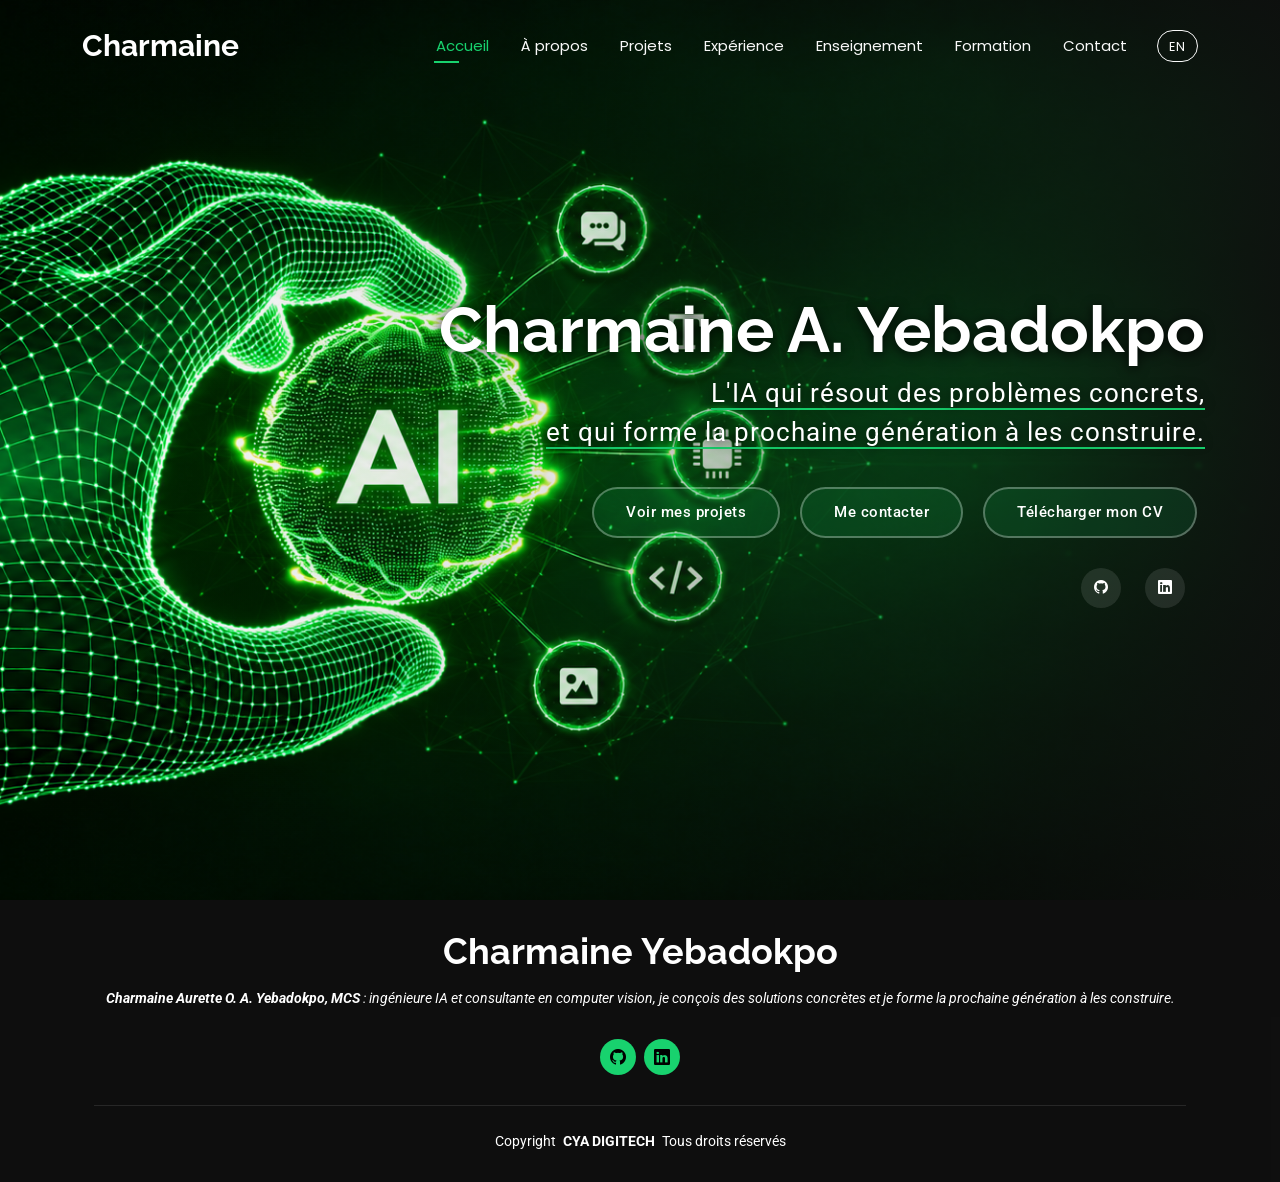
<file: index.html>
<!DOCTYPE html>
<html lang="fr">

<head>
  <meta charset="utf-8">
  <meta content="width=device-width, initial-scale=1.0" name="viewport">
  <title data-i18n="hero.title">Charmaine Yebadokpo - Ingénieure IA &amp; Consultante en Computer Vision</title>


  <!-- Favicons -->
  <!-- <link href="assets/img/favicon.png" rel="icon">  change icon -->
  <!-- <link href="assets/img/apple-touch-icon.png" rel="apple-touch-icon"> -->

  <!-- Fonts -->
  <link href="https://fonts.googleapis.com" rel="preconnect">
  <link href="https://fonts.gstatic.com" rel="preconnect" crossorigin>
  <link href="https://fonts.googleapis.com/css2?family=Roboto:ital,wght@0,100;0,300;0,400;0,500;0,700;0,900;1,100;1,300;1,400;1,500;1,700;1,900&family=Poppins:ital,wght@0,100;0,200;0,300;0,400;0,500;0,600;0,700;0,800;0,900;1,100;1,200;1,300;1,400;1,500;1,600;1,700;1,800;1,900&family=Raleway:ital,wght@0,100;0,200;0,300;0,400;0,500;0,600;0,700;0,800;0,900;1,100;1,200;1,300;1,400;1,500;1,600;1,700;1,800;1,900&display=swap" rel="stylesheet">

  <!-- Vendor CSS Files -->
  <link href="assets/vendor/bootstrap/css/bootstrap.min.css" rel="stylesheet">
  <link href="assets/vendor/bootstrap-icons/bootstrap-icons.css" rel="stylesheet">
  <link href="assets/vendor/aos/aos.css" rel="stylesheet">
  <link href="assets/vendor/swiper/swiper-bundle.min.css" rel="stylesheet">
  <link href="assets/vendor/glightbox/css/glightbox.min.css" rel="stylesheet">

  <!-- Main CSS File -->
  <link href="assets/css/main.css" rel="stylesheet">

  <!-- =======================================================
  * Template Name: Personal
  * Template URL: https://bootstrapmade.com/personal-free-resume-bootstrap-template/
  * Updated: Mar 05 2025 with Bootstrap v5.3.3
  * Author: BootstrapMade.com
  * License: https://bootstrapmade.com/license/
  ======================================================== -->
</head>

<body class="index-page">

  <header id="header" class="header d-flex align-items-center fixed-top">
    <div class="container-fluid container-xl position-relative d-flex align-items-center justify-content-between">

      <a href="index.html" class="logo d-flex align-items-center">
        <!-- Uncomment the line below if you also wish to use an image logo -->
        <!-- <img src="assets/img/logo.webp" alt=""> -->
        <h1 class="sitename">Charmaine</h1>
      </a>

      <nav id="navmenu" class="navmenu">
        <ul>
          <li><a href="index.html" class="active" data-i18n="nav.home">Accueil</a></li>
          <li><a href="about.html" data-i18n="nav.about">À propos</a></li>
          <li><a href="portfolio.html" data-i18n="nav.projects">Projets</a></li>
          <li><a href="experience.html" data-i18n="nav.experience">Expérience</a></li>
          <li><a href="teaching.html" data-i18n="nav.teaching">Enseignement</a></li>
          <li><a href="education.html" data-i18n="nav.education">Formation</a></li>
          <li><a href="contact.html" data-i18n="nav.contact">Contact</a></li>
          <li class="lang-toggle"><a href="#" id="lang-toggle" aria-label="Passer en anglais">EN</a></li>
        </ul>
        <i class="mobile-nav-toggle d-xl-none bi bi-list"></i>
      </nav>

    </div>
  </header>

  <main class="main">

    <!-- Hero Section -->
    <section id="hero" class="hero section dark-background">

      <img src="assets/img/ia%20neuronne1.png" alt="" data-aos="fade-in">

      <div class="container text-end" data-aos="zoom-out" data-aos-delay="100">
        <h2>Charmaine A. Yebadokpo</h2>
        <p><span data-i18n="hero.tagline1">L'IA qui résout des problèmes concrets,</span><br><span data-i18n="hero.tagline2">et qui forme la prochaine génération à les construire.</span></p>
        <div class="hero-buttons">
          <a href="portfolio.html" class="btn-get-started" data-i18n="hero.btn.projects">Voir mes projets</a>
          <a href="contact.html" class="btn-get-started" data-i18n="hero.btn.contact">Me contacter</a>
          <!-- Téléverser le CV au format PDF dans assets/img/ puis mettre à jour le lien -->
          <a href="assets/img/cv-charmaine-yebadokpo.pdf" class="btn-get-started" data-i18n="hero.btn.cv">Télécharger mon CV</a>
        </div>
        <div class="social-links">
          <a href="https://github.com/aurette2" target="_blank"><i class="bi bi-github"></i></a>
          <a href="https://www.linkedin.com/in/charmaine-a-yebadokpo-586aba1b2/"><i class="bi bi-linkedin"></i></a>
        </div>
      </div>

    </section><!-- /Hero Section -->

  </main>

  <footer id="footer" class="footer dark-background">
    <div class="container">
      <h3 class="sitename">Charmaine Yebadokpo</h3>
      <p><strong>Charmaine Aurette O. A. Yebadokpo, MCS</strong><span data-i18n="footer.bio"></span></p>
      <div class="social-links d-flex justify-content-center">
        <a href="https://github.com/aurette2" target="_blank"><i class="bi bi-github"></i></a>
        <a href="https://www.linkedin.com/in/charmaine-a-yebadokpo-586aba1b2/" target="_blank"><i class="bi bi-linkedin"></i></a>
      </div>
      <div class="container">
        <div class="copyright">
          <span data-i18n="footer.copyright">Copyright</span> <strong class="px-1 sitename">CYA DIGITECH</strong> <span data-i18n="footer.rights">All Rights Reserved</span>
        </div>
      </div>
    </div>
  </footer>

  <!-- Scroll Top -->
  <a href="#" id="scroll-top" class="scroll-top d-flex align-items-center justify-content-center"><i class="bi bi-arrow-up-short"></i></a>

  <!-- Preloader -->
  <div id="preloader"></div>

  <!-- Vendor JS Files -->
  <script src="assets/vendor/bootstrap/js/bootstrap.bundle.min.js"></script>
  <script src="assets/vendor/php-email-form/validate.js"></script>
  <script src="assets/vendor/aos/aos.js"></script>
  <script src="assets/vendor/typed.js/typed.umd.js"></script>
  <script src="assets/vendor/purecounter/purecounter_vanilla.js"></script>
  <script src="assets/vendor/waypoints/noframework.waypoints.js"></script>
  <script src="assets/vendor/swiper/swiper-bundle.min.js"></script>
  <script src="assets/vendor/glightbox/js/glightbox.min.js"></script>
  <script src="assets/vendor/imagesloaded/imagesloaded.pkgd.min.js"></script>
  <script src="assets/vendor/isotope-layout/isotope.pkgd.min.js"></script>

  <!-- i18n -->
  <script src="assets/js/i18n.js"></script>

  <!-- Main JS File -->
  <script src="assets/js/main.js"></script>

</body>

</html>
</file>
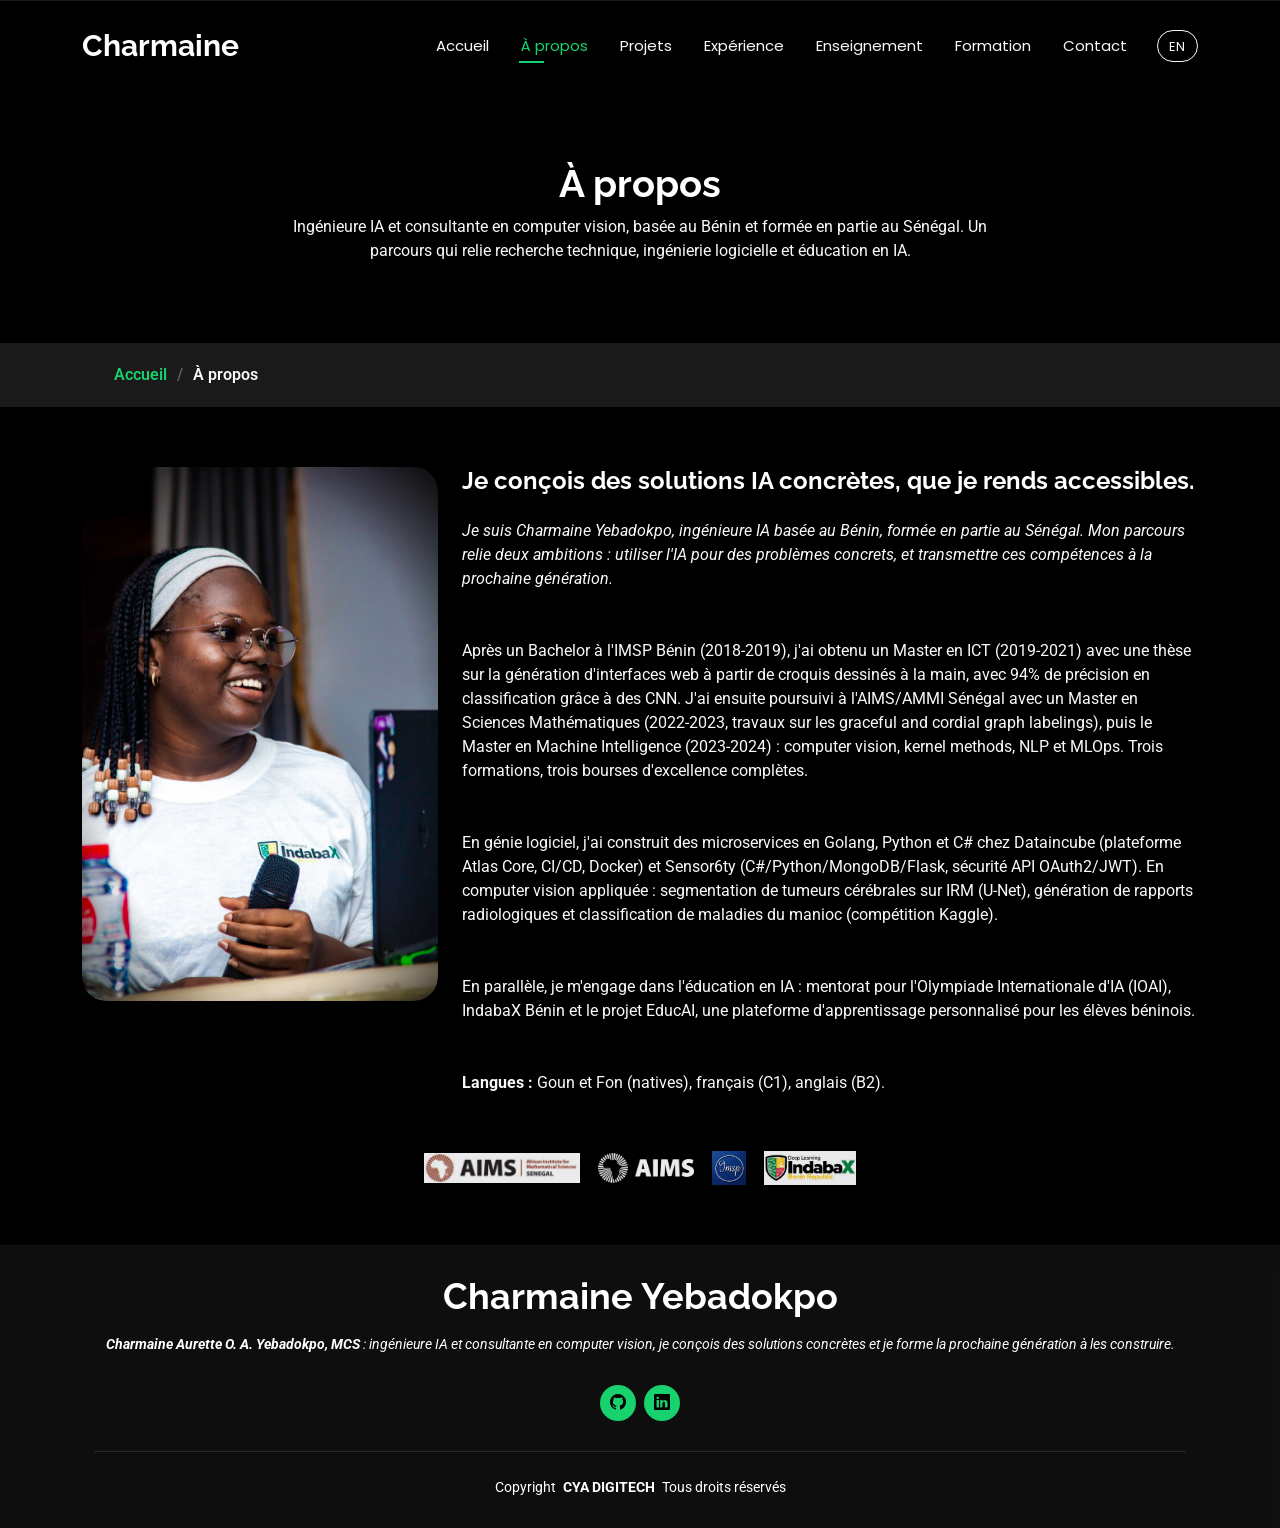
<file: about.html>
<!DOCTYPE html>
<html lang="fr">

<head>
  <meta charset="utf-8">
  <meta content="width=device-width, initial-scale=1.0" name="viewport">
  <title data-i18n="about.title">À propos - Charmaine Yebadokpo</title>
  <meta name="description" content="Ingénieure IA et consultante en computer vision basée au Bénin, formée à l'AMMI/AIMS Sénégal. Je conçois des solutions IA concrètes et je forme la prochaine génération." data-i18n="about.meta">
  <meta name="keywords" content="Charmaine Yebadokpo, IA, computer vision, AMMI, AIMS, Bénin, machine intelligence, éducation IA">

  <!-- Favicons -->
  <link href="assets/img/favicon.png" rel="icon">
  <link href="assets/img/apple-touch-icon.png" rel="apple-touch-icon">

  <!-- Fonts -->
  <link href="https://fonts.googleapis.com" rel="preconnect">
  <link href="https://fonts.gstatic.com" rel="preconnect" crossorigin>
  <link href="https://fonts.googleapis.com/css2?family=Roboto:ital,wght@0,100;0,300;0,400;0,500;0,700;0,900;1,100;1,300;1,400;1,500;1,700;1,900&family=Poppins:ital,wght@0,100;0,200;0,300;0,400;0,500;0,600;0,700;0,800;0,900;1,100;1,200;1,300;1,400;1,500;1,600;1,700;1,800;1,900&family=Raleway:ital,wght@0,100;0,200;0,300;0,400;0,500;0,600;0,700;0,800;0,900;1,100;1,200;1,300;1,400;1,500;1,600;1,700;1,800;1,900&display=swap" rel="stylesheet">

  <!-- Vendor CSS Files -->
  <link href="assets/vendor/bootstrap/css/bootstrap.min.css" rel="stylesheet">
  <link href="assets/vendor/bootstrap-icons/bootstrap-icons.css" rel="stylesheet">
  <link href="assets/vendor/aos/aos.css" rel="stylesheet">
  <link href="assets/vendor/swiper/swiper-bundle.min.css" rel="stylesheet">
  <link href="assets/vendor/glightbox/css/glightbox.min.css" rel="stylesheet">

  <!-- Main CSS File -->
  <link href="assets/css/main.css" rel="stylesheet">

  <!-- =======================================================
  * Template Name: Personal
  * Template URL: https://bootstrapmade.com/personal-free-resume-bootstrap-template/
  * Updated: Mar 05 2025 with Bootstrap v5.3.3
  * Author: BootstrapMade.com
  * License: https://bootstrapmade.com/license/
  ======================================================== -->
</head>

<body class="about-page">

  <header id="header" class="header d-flex align-items-center fixed-top">
    <div class="container-fluid container-xl position-relative d-flex align-items-center justify-content-between">

      <a href="index.html" class="logo d-flex align-items-center">
        <!-- Uncomment the line below if you also wish to use an image logo -->
        <!-- <img src="assets/img/logo.webp" alt=""> -->
        <h1 class="sitename">Charmaine</h1>
      </a>

      <nav id="navmenu" class="navmenu">
        <ul>
          <li><a href="index.html" data-i18n="nav.home">Accueil</a></li>
          <li><a href="about.html" class="active" data-i18n="nav.about">À propos</a></li>
          <li><a href="portfolio.html" data-i18n="nav.projects">Projets</a></li>
          <li><a href="experience.html" data-i18n="nav.experience">Expérience</a></li>
          <li><a href="teaching.html" data-i18n="nav.teaching">Enseignement</a></li>
          <li><a href="education.html" data-i18n="nav.education">Formation</a></li>
          <li><a href="contact.html" data-i18n="nav.contact">Contact</a></li>
          <li class="lang-toggle"><a href="#" id="lang-toggle" aria-label="Passer en anglais">EN</a></li>
        </ul>
        <i class="mobile-nav-toggle d-xl-none bi bi-list"></i>
      </nav>

    </div>
  </header>

  <main class="main">

    <!-- Page Title -->
    <div class="page-title" data-aos="fade">
      <div class="heading">
        <div class="container">
          <div class="row d-flex justify-content-center text-center">
            <div class="col-lg-8">
              <h1 data-i18n="about.headingTitle">À propos</h1>
              <p class="mb-0" data-i18n="about.heading">Ingénieure IA et consultante en computer vision, basée au Bénin et formée en partie au Sénégal. Un parcours qui relie recherche technique, ingénierie logicielle et éducation en IA.</p>
            </div>
          </div>
        </div>
      </div>
      <nav class="breadcrumbs">
        <div class="container">
          <ol>
            <li><a href="index.html" data-i18n="nav.home">Accueil</a></li>
            <li class="current" data-i18n="about.headingTitle">À propos</li>
          </ol>
        </div>
      </nav>
    </div><!-- End Page Title -->

    <!-- About Section -->
    <section id="about" class="about section">

      <div class="container" data-aos="fade-up" data-aos-delay="100">

        <div class="row gy-4 justify-content-center">
          <div class="col-lg-4">
            <img src="assets/img/about.jpg" class="img-fluid profile-photo" alt="Portrait de Charmaine Yebadokpo" data-i18n-alt="about.portraitAlt">
          </div>
          <div class="col-lg-8 content">
            <h2 data-i18n="about.h2">Je conçois des solutions IA concrètes, que je rends accessibles.</h2>
            <p class="fst-italic py-3" data-i18n="about.p1">
              Je suis Charmaine Yebadokpo, ingénieure IA basée au Bénin, formée en partie au Sénégal. Mon parcours relie deux ambitions : utiliser l'IA pour des problèmes concrets, et transmettre ces compétences à la prochaine génération.
            </p>
            <p class="py-3" data-i18n="about.p2">
              Après un Bachelor à l'IMSP Bénin (2018-2019), j'ai obtenu un Master en ICT (2019-2021) avec une thèse sur la génération d'interfaces web à partir de croquis dessinés à la main, avec 94% de précision en classification grâce à des CNN. J'ai ensuite poursuivi à l'AIMS/AMMI Sénégal avec un Master en Sciences Mathématiques (2022-2023, travaux sur les graceful and cordial graph labelings), puis le Master en Machine Intelligence (2023-2024) : computer vision, kernel methods, NLP et MLOps. Trois formations, trois bourses d'excellence complètes.
            </p>
            <p class="py-3" data-i18n="about.p3">
              En génie logiciel, j'ai construit des microservices en Golang, Python et C# chez Dataincube (plateforme Atlas Core, CI/CD, Docker) et Sensor6ty (C#/Python/MongoDB/Flask, sécurité API OAuth2/JWT). En computer vision appliquée : segmentation de tumeurs cérébrales sur IRM (U-Net), génération de rapports radiologiques et classification de maladies du manioc (compétition Kaggle).
            </p>
            <p class="py-3" data-i18n="about.p4">
              En parallèle, je m'engage dans l'éducation en IA : mentorat pour l'Olympiade Internationale d'IA (IOAI), IndabaX Bénin et le projet EducAI, une plateforme d'apprentissage personnalisé pour les élèves béninois.
            </p>
            <p class="py-3 mb-0">
              <strong data-i18n="about.languages.title">Langues :</strong> <span data-i18n="about.languages.value">Goun et Fon (natives), français (C1), anglais (B2).</span>
            </p>
          </div>
        </div>

        <div class="mentions" aria-label="Formations et institutions">
          <img src="assets/img/aims_senegal.jpg" alt="AIMS" class="mentions-logo">
          <img src="assets/img/AIMS-Logo-White.png" alt="AMMI" class="mentions-logo">
          <img src="assets/img/logo_IMSP.png" alt="IMSP" class="mentions-logo mentions-logo--imsp">
          <img src="assets/img/Indaba%20x%20B%C3%A9nin%20.jpg" alt="IndabaX Bénin" class="mentions-logo mentions-logo--indabax">
        </div>

      </div>

    </section><!-- /About Section -->

  </main>

  <footer id="footer" class="footer dark-background">
    <div class="container">
      <h3 class="sitename">Charmaine Yebadokpo</h3>
      <p><strong>Charmaine Aurette O. A. Yebadokpo, MCS</strong><span data-i18n="footer.bio"></span></p>
      <div class="social-links d-flex justify-content-center">
        <a href="https://github.com/aurette2" target="_blank"><i class="bi bi-github"></i></a>
        <a href="https://www.linkedin.com/in/charmaine-a-yebadokpo-586aba1b2/" target="_blank"><i class="bi bi-linkedin"></i></a>
      </div>
      <div class="container">
        <div class="copyright">
          <span data-i18n="footer.copyright">Copyright</span> <strong class="px-1 sitename">CYA DIGITECH</strong> <span data-i18n="footer.rights">All Rights Reserved</span>
        </div>
      </div>
    </div>
  </footer>

  <!-- Scroll Top -->
  <a href="#" id="scroll-top" class="scroll-top d-flex align-items-center justify-content-center"><i class="bi bi-arrow-up-short"></i></a>

  <!-- Preloader -->
  <div id="preloader"></div>

  <!-- Vendor JS Files -->
  <script src="assets/vendor/bootstrap/js/bootstrap.bundle.min.js"></script>
  <script src="assets/vendor/php-email-form/validate.js"></script>
  <script src="assets/vendor/aos/aos.js"></script>
  <script src="assets/vendor/typed.js/typed.umd.js"></script>
  <script src="assets/vendor/purecounter/purecounter_vanilla.js"></script>
  <script src="assets/vendor/waypoints/noframework.waypoints.js"></script>
  <script src="assets/vendor/swiper/swiper-bundle.min.js"></script>
  <script src="assets/vendor/glightbox/js/glightbox.min.js"></script>
  <script src="assets/vendor/imagesloaded/imagesloaded.pkgd.min.js"></script>
  <script src="assets/vendor/isotope-layout/isotope.pkgd.min.js"></script>

  <!-- i18n -->
  <script src="assets/js/i18n.js"></script>

  <!-- Main JS File -->
  <script src="assets/js/main.js"></script>

</body>

</html>
</file>
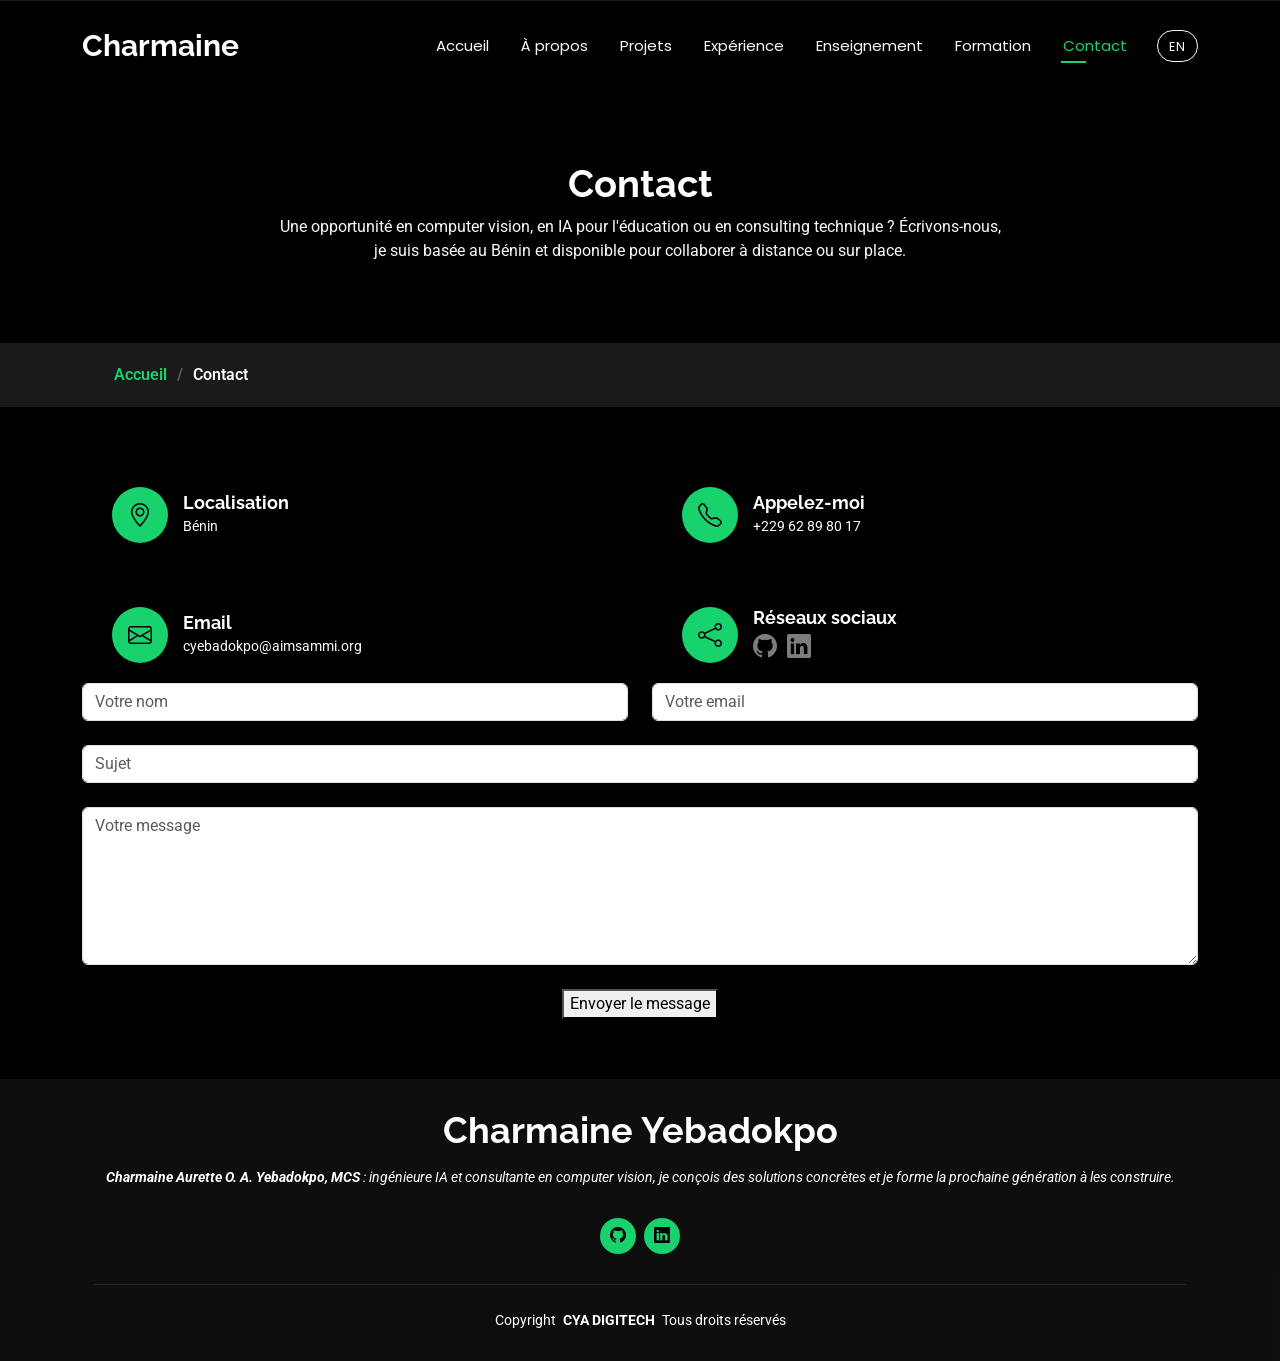
<file: contact.html>
<!DOCTYPE html>
<html lang="fr">

<head>
  <meta charset="utf-8">
  <meta content="width=device-width, initial-scale=1.0" name="viewport">
  <title data-i18n="contact.title">Contact - Charmaine Yebadokpo</title>
  <meta name="description" content="Contactez Charmaine Yebadokpo pour des opportunités en computer vision, IA pour l'éducation ou consulting technique. Basée au Bénin, disponible à distance." data-i18n="contact.meta">
  <meta name="keywords" content="Charmaine Yebadokpo, contact, computer vision, IA, consulting, Bénin">

  <!-- Favicons -->
  <link href="assets/img/favicon.png" rel="icon">
  <link href="assets/img/apple-touch-icon.png" rel="apple-touch-icon">

  <!-- Fonts -->
  <link href="https://fonts.googleapis.com" rel="preconnect">
  <link href="https://fonts.gstatic.com" rel="preconnect" crossorigin>
  <link href="https://fonts.googleapis.com/css2?family=Roboto:ital,wght@0,100;0,300;0,400;0,500;0,700;0,900;1,100;1,300;1,400;1,500;1,700;1,900&family=Poppins:ital,wght@0,100;0,200;0,300;0,400;0,500;0,600;0,700;0,800;0,900;1,100;1,200;1,300;1,400;1,500;1,600;1,700;1,800;1,900&family=Raleway:ital,wght@0,100;0,200;0,300;0,400;0,500;0,600;0,700;0,800;0,900;1,100;1,200;1,300;1,400;1,500;1,600;1,700;1,800;1,900&display=swap" rel="stylesheet">

  <!-- Vendor CSS Files -->
  <link href="assets/vendor/bootstrap/css/bootstrap.min.css" rel="stylesheet">
  <link href="assets/vendor/bootstrap-icons/bootstrap-icons.css" rel="stylesheet">
  <link href="assets/vendor/aos/aos.css" rel="stylesheet">
  <link href="assets/vendor/swiper/swiper-bundle.min.css" rel="stylesheet">
  <link href="assets/vendor/glightbox/css/glightbox.min.css" rel="stylesheet">

  <!-- Main CSS File -->
  <link href="assets/css/main.css" rel="stylesheet">

  <!-- =======================================================
  * Template Name: Personal
  * Template URL: https://bootstrapmade.com/personal-free-resume-bootstrap-template/
  * Updated: Mar 05 2025 with Bootstrap v5.3.3
  * Author: BootstrapMade.com
  * License: https://bootstrapmade.com/license/
  ======================================================== -->
</head>

<body class="contact-page">

  <header id="header" class="header d-flex align-items-center fixed-top">
    <div class="container-fluid container-xl position-relative d-flex align-items-center justify-content-between">

      <a href="index.html" class="logo d-flex align-items-center">
        <!-- Uncomment the line below if you also wish to use an image logo -->
        <!-- <img src="assets/img/logo.webp" alt=""> -->
        <h1 class="sitename">Charmaine</h1>
      </a>

      <nav id="navmenu" class="navmenu">
        <ul>
          <li><a href="index.html" data-i18n="nav.home">Accueil</a></li>
          <li><a href="about.html" data-i18n="nav.about">À propos</a></li>
          <li><a href="portfolio.html" data-i18n="nav.projects">Projets</a></li>
          <li><a href="experience.html" data-i18n="nav.experience">Expérience</a></li>
          <li><a href="teaching.html" data-i18n="nav.teaching">Enseignement</a></li>
          <li><a href="education.html" data-i18n="nav.education">Formation</a></li>
          <li><a href="contact.html" class="active" data-i18n="nav.contact">Contact</a></li>
          <li class="lang-toggle"><a href="#" id="lang-toggle" aria-label="Passer en anglais">EN</a></li>
        </ul>
        <i class="mobile-nav-toggle d-xl-none bi bi-list"></i>
      </nav>

    </div>
  </header>

  <main class="main">

    <!-- Page Title -->
    <div class="page-title" data-aos="fade">
      <div class="heading">
        <div class="container">
          <div class="row d-flex justify-content-center text-center">
            <div class="col-lg-8">
              <h1 data-i18n="contact.headingTitle">Contact</h1>
              <p class="mb-0" data-i18n="contact.heading">Une opportunité en computer vision, en IA pour l'éducation ou en consulting technique ? Écrivons-nous, je suis basée au Bénin et disponible pour collaborer à distance ou sur place.</p>
            </div>
          </div>
        </div>
      </div>
      <nav class="breadcrumbs">
        <div class="container">
          <ol>
            <li><a href="index.html" data-i18n="nav.home">Accueil</a></li>
            <li class="current" data-i18n="contact.headingTitle">Contact</li>
          </ol>
        </div>
      </nav>
    </div><!-- End Page Title -->

    <!-- Contact Section -->
    <section id="contact" class="contact section">

      <div class="container" data-aos="fade-up" data-aos-delay="100">

        <div class="row gy-4">

          <div class="col-md-6">
            <div class="info-item d-flex align-items-center" data-aos="fade-up" data-aos-delay="200">
              <i class="icon bi bi-geo-alt flex-shrink-0"></i>
              <div>
                <h3 data-i18n="contact.info.location.title">Localisation</h3>
                <p data-i18n="contact.info.location.value">Bénin</p>
              </div>
            </div>
          </div><!-- End Info Item -->

          <div class="col-md-6">
            <div class="info-item d-flex align-items-center" data-aos="fade-up" data-aos-delay="300">
              <i class="icon bi bi-telephone flex-shrink-0"></i>
              <div>
                <h3 data-i18n="contact.info.phone.title">Appelez-moi</h3>
                <p>+229 62 89 80 17 </p>
              </div>
            </div>
          </div><!-- End Info Item -->

          <div class="col-md-6">
            <div class="info-item d-flex align-items-center" data-aos="fade-up" data-aos-delay="400">
              <i class="icon bi bi-envelope flex-shrink-0"></i>
              <div>
                <h3 data-i18n="contact.info.email.title">Email</h3>
                <p>cyebadokpo@aimsammi.org</p>
              </div>
            </div>
          </div><!-- End Info Item -->

          <div class="col-md-6">
            <div class="info-item d-flex align-items-center" data-aos="fade-up" data-aos-delay="500">
              <i class="icon bi bi-share flex-shrink-0"></i>
              <div>
                <h3 data-i18n="contact.info.social.title">Réseaux sociaux</h3>
                <div class="social-links">
                  <a href="https://github.com/aurette2" target="_blank"><i class="bi bi-github"></i></a>
                  <a href="https://www.linkedin.com/in/charmaine-a-yebadokpo-586aba1b2/" target="_blank"><i class="bi bi-linkedin"></i></a>
                </div>
              </div>
            </div>
          </div><!-- End Info Item -->

        </div>

        <form action="https://formsubmit.co/cyebadokpo@aimsammi.org" method="post" data-aos="fade-up" data-aos-delay="600">
          <input type="hidden" name="_captcha" value="false">
          <input type="hidden" name="_template" value="table">
          <div class="row gy-4">

            <div class="col-md-6">
              <input type="text" name="name" class="form-control" data-i18n-placeholder="contact.form.name" placeholder="Votre nom" required="">
            </div>

            <div class="col-md-6 ">
              <input type="email" class="form-control" name="email" data-i18n-placeholder="contact.form.email" placeholder="Votre email" required="">
            </div>

            <div class="col-md-12">
              <input type="text" class="form-control" name="subject" data-i18n-placeholder="contact.form.subject" placeholder="Sujet" required="">
            </div>

            <div class="col-md-12">
              <textarea class="form-control" name="message" rows="6" data-i18n-placeholder="contact.form.message" placeholder="Votre message" required=""></textarea>
            </div>

            <div class="col-md-12 text-center">
              <button type="submit" data-i18n="contact.form.submit">Envoyer le message</button>
            </div>

          </div>
        </form><!-- End Contact Form -->

      </div>

    </section><!-- /Contact Section -->

  </main>

  <footer id="footer" class="footer dark-background">
    <div class="container">
      <h3 class="sitename">Charmaine Yebadokpo</h3>
      <p><strong>Charmaine Aurette O. A. Yebadokpo, MCS</strong><span data-i18n="footer.bio"></span></p>
      <div class="social-links d-flex justify-content-center">
        <a href="https://github.com/aurette2" target="_blank"><i class="bi bi-github"></i></a>
        <a href="https://www.linkedin.com/in/charmaine-a-yebadokpo-586aba1b2/" target="_blank"><i class="bi bi-linkedin"></i></a>
      </div>
      <div class="container">
        <div class="copyright">
          <span data-i18n="footer.copyright">Copyright</span> <strong class="px-1 sitename">CYA DIGITECH</strong> <span data-i18n="footer.rights">All Rights Reserved</span>
        </div>
      </div>
    </div>
  </footer>

  <!-- Scroll Top -->
  <a href="#" id="scroll-top" class="scroll-top d-flex align-items-center justify-content-center"><i class="bi bi-arrow-up-short"></i></a>

  <!-- Preloader -->
  <div id="preloader"></div>

  <!-- Vendor JS Files -->
  <script src="assets/vendor/bootstrap/js/bootstrap.bundle.min.js"></script>
  <script src="assets/vendor/aos/aos.js"></script>
  <script src="assets/vendor/typed.js/typed.umd.js"></script>
  <script src="assets/vendor/purecounter/purecounter_vanilla.js"></script>
  <script src="assets/vendor/waypoints/noframework.waypoints.js"></script>
  <script src="assets/vendor/swiper/swiper-bundle.min.js"></script>
  <script src="assets/vendor/glightbox/js/glightbox.min.js"></script>
  <script src="assets/vendor/imagesloaded/imagesloaded.pkgd.min.js"></script>
  <script src="assets/vendor/isotope-layout/isotope.pkgd.min.js"></script>

  <!-- i18n -->
  <script src="assets/js/i18n.js"></script>

  <!-- Main JS File -->
  <script src="assets/js/main.js"></script>

</body>

</html>
</file>
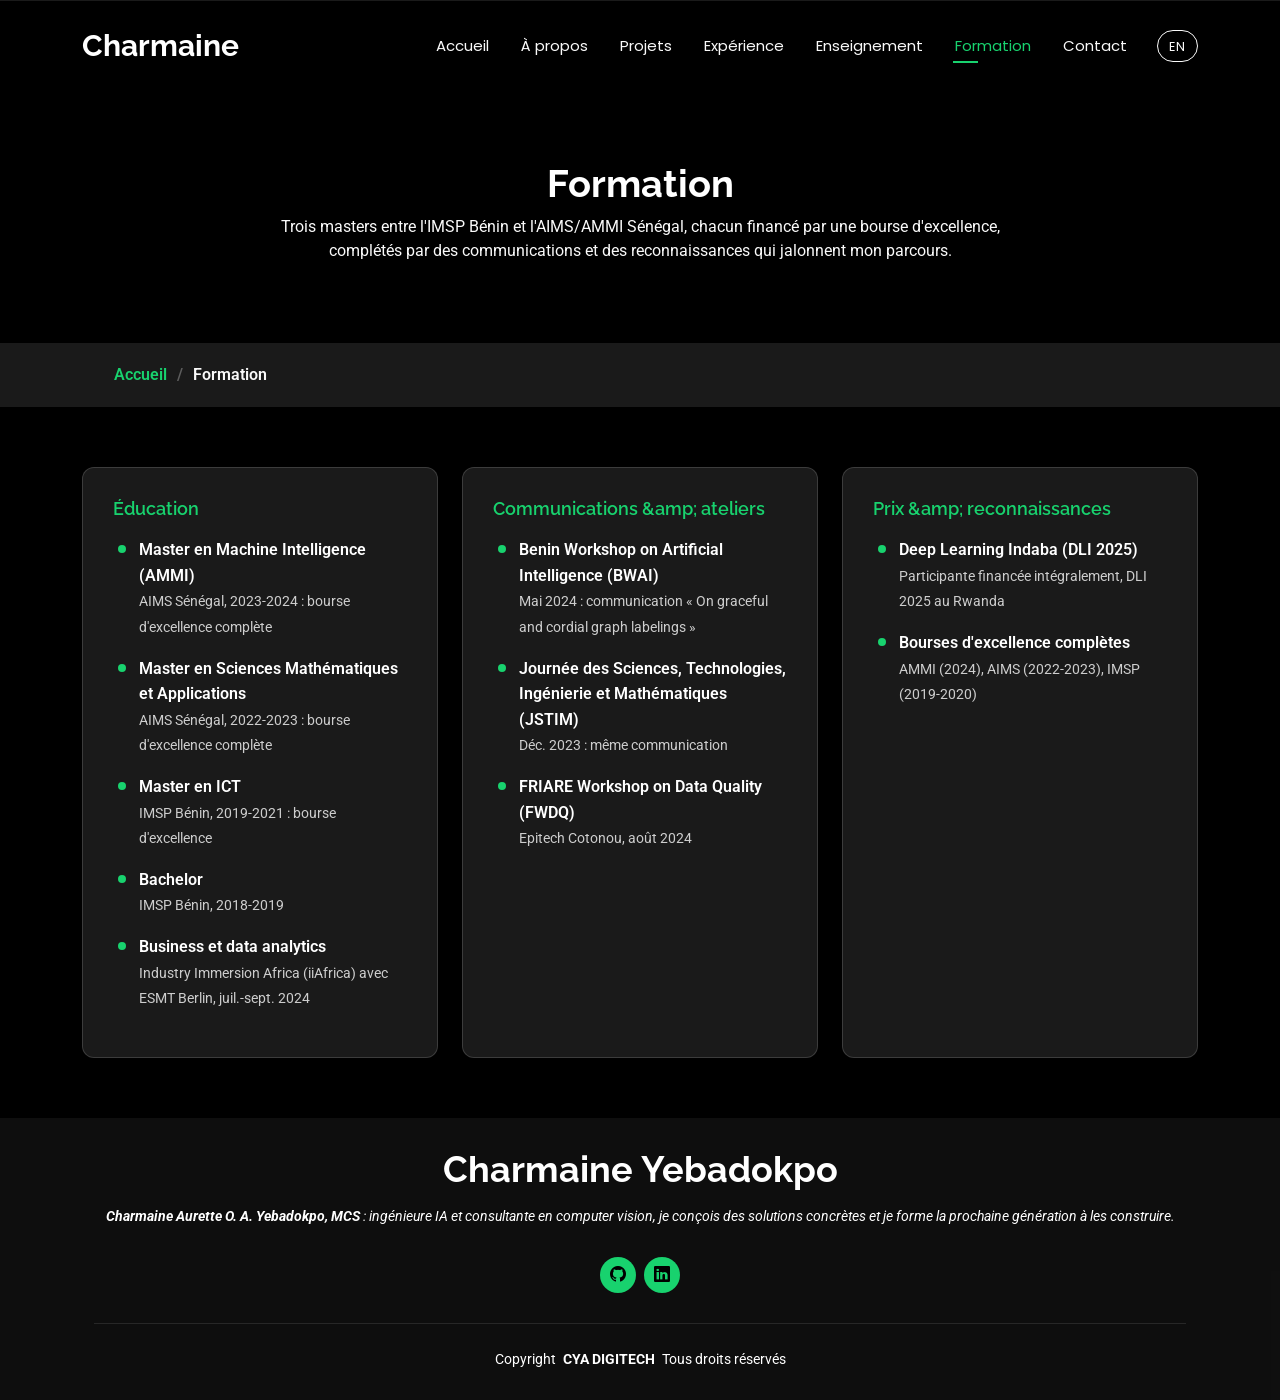
<file: education.html>
<!DOCTYPE html>
<html lang="fr">

<head>
  <meta charset="utf-8">
  <meta content="width=device-width, initial-scale=1.0" name="viewport">
  <title data-i18n="education.title">Formation, Publications &amp; Prix - Charmaine Yebadokpo</title>
  <meta name="description" content="Parcours académique de Charmaine Yebadokpo : Masters AMMI/AIMS Sénégal et IMSP Bénin, communications BWAI et JSTIM, prix et bourses d'excellence." data-i18n="education.meta">
  <meta name="keywords" content="Charmaine Yebadokpo, AMMI, AIMS, IMSP, formation, machine intelligence, publications, prix, bourses">

  <!-- Favicons -->
  <link href="assets/img/favicon.png" rel="icon">
  <link href="assets/img/apple-touch-icon.png" rel="apple-touch-icon">

  <!-- Fonts -->
  <link href="https://fonts.googleapis.com" rel="preconnect">
  <link href="https://fonts.gstatic.com" rel="preconnect" crossorigin>
  <link href="https://fonts.googleapis.com/css2?family=Roboto:ital,wght@0,100;0,300;0,400;0,500;0,700;0,900;1,100;1,300;1,400;1,500;1,700;1,900&family=Poppins:ital,wght@0,100;0,200;0,300;0,400;0,500;0,600;0,700;0,800;0,900;1,100;1,200;1,300;1,400;1,500;1,600;1,700;1,800;1,900&family=Raleway:ital,wght@0,100;0,200;0,300;0,400;0,500;0,600;0,700;0,800;0,900;1,100;1,200;1,300;1,400;1,500;1,600;1,700;1,800;1,900&display=swap" rel="stylesheet">

  <!-- Vendor CSS Files -->
  <link href="assets/vendor/bootstrap/css/bootstrap.min.css" rel="stylesheet">
  <link href="assets/vendor/bootstrap-icons/bootstrap-icons.css" rel="stylesheet">
  <link href="assets/vendor/aos/aos.css" rel="stylesheet">
  <link href="assets/vendor/swiper/swiper-bundle.min.css" rel="stylesheet">
  <link href="assets/vendor/glightbox/css/glightbox.min.css" rel="stylesheet">

  <!-- Main CSS File -->
  <link href="assets/css/main.css" rel="stylesheet">

  <!-- =======================================================
  * Template Name: Personal
  * Template URL: https://bootstrapmade.com/personal-free-resume-bootstrap-template/
  * Updated: Mar 05 2025 with Bootstrap v5.3.3
  * Author: BootstrapMade.com
  * License: https://bootstrapmade.com/license/
  ======================================================== -->
</head>

<body class="education-page">

  <header id="header" class="header d-flex align-items-center fixed-top">
    <div class="container-fluid container-xl position-relative d-flex align-items-center justify-content-between">

      <a href="index.html" class="logo d-flex align-items-center">
        <h1 class="sitename">Charmaine</h1>
      </a>

      <nav id="navmenu" class="navmenu">
        <ul>
          <li><a href="index.html" data-i18n="nav.home">Accueil</a></li>
          <li><a href="about.html" data-i18n="nav.about">À propos</a></li>
          <li><a href="portfolio.html" data-i18n="nav.projects">Projets</a></li>
          <li><a href="experience.html" data-i18n="nav.experience">Expérience</a></li>
          <li><a href="teaching.html" data-i18n="nav.teaching">Enseignement</a></li>
          <li><a href="education.html" class="active" data-i18n="nav.education">Formation</a></li>
          <li><a href="contact.html" data-i18n="nav.contact">Contact</a></li>
          <li class="lang-toggle"><a href="#" id="lang-toggle" aria-label="Passer en anglais">EN</a></li>
        </ul>
        <i class="mobile-nav-toggle d-xl-none bi bi-list"></i>
      </nav>

    </div>
  </header>

  <main class="main">

    <!-- Page Title -->
    <div class="page-title" data-aos="fade">
      <div class="heading">
        <div class="container">
          <div class="row d-flex justify-content-center text-center">
            <div class="col-lg-8">
              <h1 data-i18n="education.headingTitle">Formation</h1>
              <p class="mb-0" data-i18n="education.heading">Trois masters entre l'IMSP Bénin et l'AIMS/AMMI Sénégal, chacun financé par une bourse d'excellence, complétés par des communications et des reconnaissances qui jalonnent mon parcours.</p>
            </div>
          </div>
        </div>
      </div>
      <nav class="breadcrumbs">
        <div class="container">
          <ol>
            <li><a href="index.html" data-i18n="nav.home">Accueil</a></li>
            <li class="current" data-i18n="education.headingTitle">Formation</li>
          </ol>
        </div>
      </nav>
    </div><!-- End Page Title -->

    <!-- Education Section -->
    <section id="education" class="education section">

      <div class="container" data-aos="fade-up" data-aos-delay="100">

        <div class="row gy-4">

          <div class="col-lg-4">
            <div class="info-block">
              <h3 data-i18n="education.block1.title">Éducation</h3>
              <ul>
                <li>
                  <strong data-i18n="education.block1.l1.title">Master en Machine Intelligence (AMMI)</strong>
                  <span data-i18n="education.block1.l1.value">AIMS Sénégal, 2023-2024 : bourse d'excellence complète</span>
                </li>
                <li>
                  <strong data-i18n="education.block1.l2.title">Master en Sciences Mathématiques et Applications</strong>
                  <span data-i18n="education.block1.l2.value">AIMS Sénégal, 2022-2023 : bourse d'excellence complète</span>
                </li>
                <li>
                  <strong data-i18n="education.block1.l3.title">Master en ICT</strong>
                  <span data-i18n="education.block1.l3.value">IMSP Bénin, 2019-2021 : bourse d'excellence</span>
                </li>
                <li>
                  <strong data-i18n="education.block1.l4.title">Bachelor</strong>
                  <span data-i18n="education.block1.l4.value">IMSP Bénin, 2018-2019</span>
                </li>
                <li>
                  <strong data-i18n="education.block1.l5.title">Business et data analytics</strong>
                  <span data-i18n="education.block1.l5.value">Industry Immersion Africa (iiAfrica) avec ESMT Berlin, juil.-sept. 2024</span>
                </li>
              </ul>
            </div>
          </div><!-- End Info Block -->

          <div class="col-lg-4">
            <div class="info-block">
              <h3 data-i18n="education.block2.title">Communications &amp; ateliers</h3>
              <ul>
                <li>
                  <strong data-i18n="education.block2.l1.title">Benin Workshop on Artificial Intelligence (BWAI)</strong>
                  <span data-i18n="education.block2.l1.value">Mai 2024 : communication « On graceful and cordial graph labelings »</span>
                </li>
                <li>
                  <strong data-i18n="education.block2.l2.title">Journée des Sciences, Technologies, Ingénierie et Mathématiques (JSTIM)</strong>
                  <span data-i18n="education.block2.l2.value">Déc. 2023 : même communication</span>
                </li>
                <li>
                  <strong data-i18n="education.block2.l3.title">FRIARE Workshop on Data Quality (FWDQ)</strong>
                  <span data-i18n="education.block2.l3.value">Epitech Cotonou, août 2024</span>
                </li>
              </ul>
            </div>
          </div><!-- End Info Block -->

          <div class="col-lg-4">
            <div class="info-block">
              <h3 data-i18n="education.block3.title">Prix &amp; reconnaissances</h3>
              <ul>
                <li>
                  <strong data-i18n="education.block3.l1.title">Deep Learning Indaba (DLI 2025)</strong>
                  <span data-i18n="education.block3.l1.value">Participante financée intégralement, DLI 2025 au Rwanda</span>
                </li>
                <li>
                  <strong data-i18n="education.block3.l2.title">Bourses d'excellence complètes</strong>
                  <span data-i18n="education.block3.l2.value">AMMI (2024), AIMS (2022-2023), IMSP (2019-2020)</span>
                </li>
              </ul>
            </div>
          </div><!-- End Info Block -->

        </div>

      </div>

    </section><!-- /Education Section -->

  </main>

  <footer id="footer" class="footer dark-background">
    <div class="container">
      <h3 class="sitename">Charmaine Yebadokpo</h3>
      <p><strong>Charmaine Aurette O. A. Yebadokpo, MCS</strong><span data-i18n="footer.bio"></span></p>
      <div class="social-links d-flex justify-content-center">
        <a href="https://github.com/aurette2" target="_blank"><i class="bi bi-github"></i></a>
        <a href="https://www.linkedin.com/in/charmaine-a-yebadokpo-586aba1b2/" target="_blank"><i class="bi bi-linkedin"></i></a>
      </div>
      <div class="container">
        <div class="copyright">
          <span data-i18n="footer.copyright">Copyright</span> <strong class="px-1 sitename">CYA DIGITECH</strong> <span data-i18n="footer.rights">All Rights Reserved</span>
        </div>
      </div>
    </div>
  </footer>

  <!-- Scroll Top -->
  <a href="#" id="scroll-top" class="scroll-top d-flex align-items-center justify-content-center"><i class="bi bi-arrow-up-short"></i></a>

  <!-- Preloader -->
  <div id="preloader"></div>

  <!-- Vendor JS Files -->
  <script src="assets/vendor/bootstrap/js/bootstrap.bundle.min.js"></script>
  <script src="assets/vendor/php-email-form/validate.js"></script>
  <script src="assets/vendor/aos/aos.js"></script>
  <script src="assets/vendor/typed.js/typed.umd.js"></script>
  <script src="assets/vendor/purecounter/purecounter_vanilla.js"></script>
  <script src="assets/vendor/waypoints/noframework.waypoints.js"></script>
  <script src="assets/vendor/swiper/swiper-bundle.min.js"></script>
  <script src="assets/vendor/glightbox/js/glightbox.min.js"></script>
  <script src="assets/vendor/imagesloaded/imagesloaded.pkgd.min.js"></script>
  <script src="assets/vendor/isotope-layout/isotope.pkgd.min.js"></script>

  <!-- i18n -->
  <script src="assets/js/i18n.js"></script>

  <!-- Main JS File -->
  <script src="assets/js/main.js"></script>

</body>

</html>
</file>
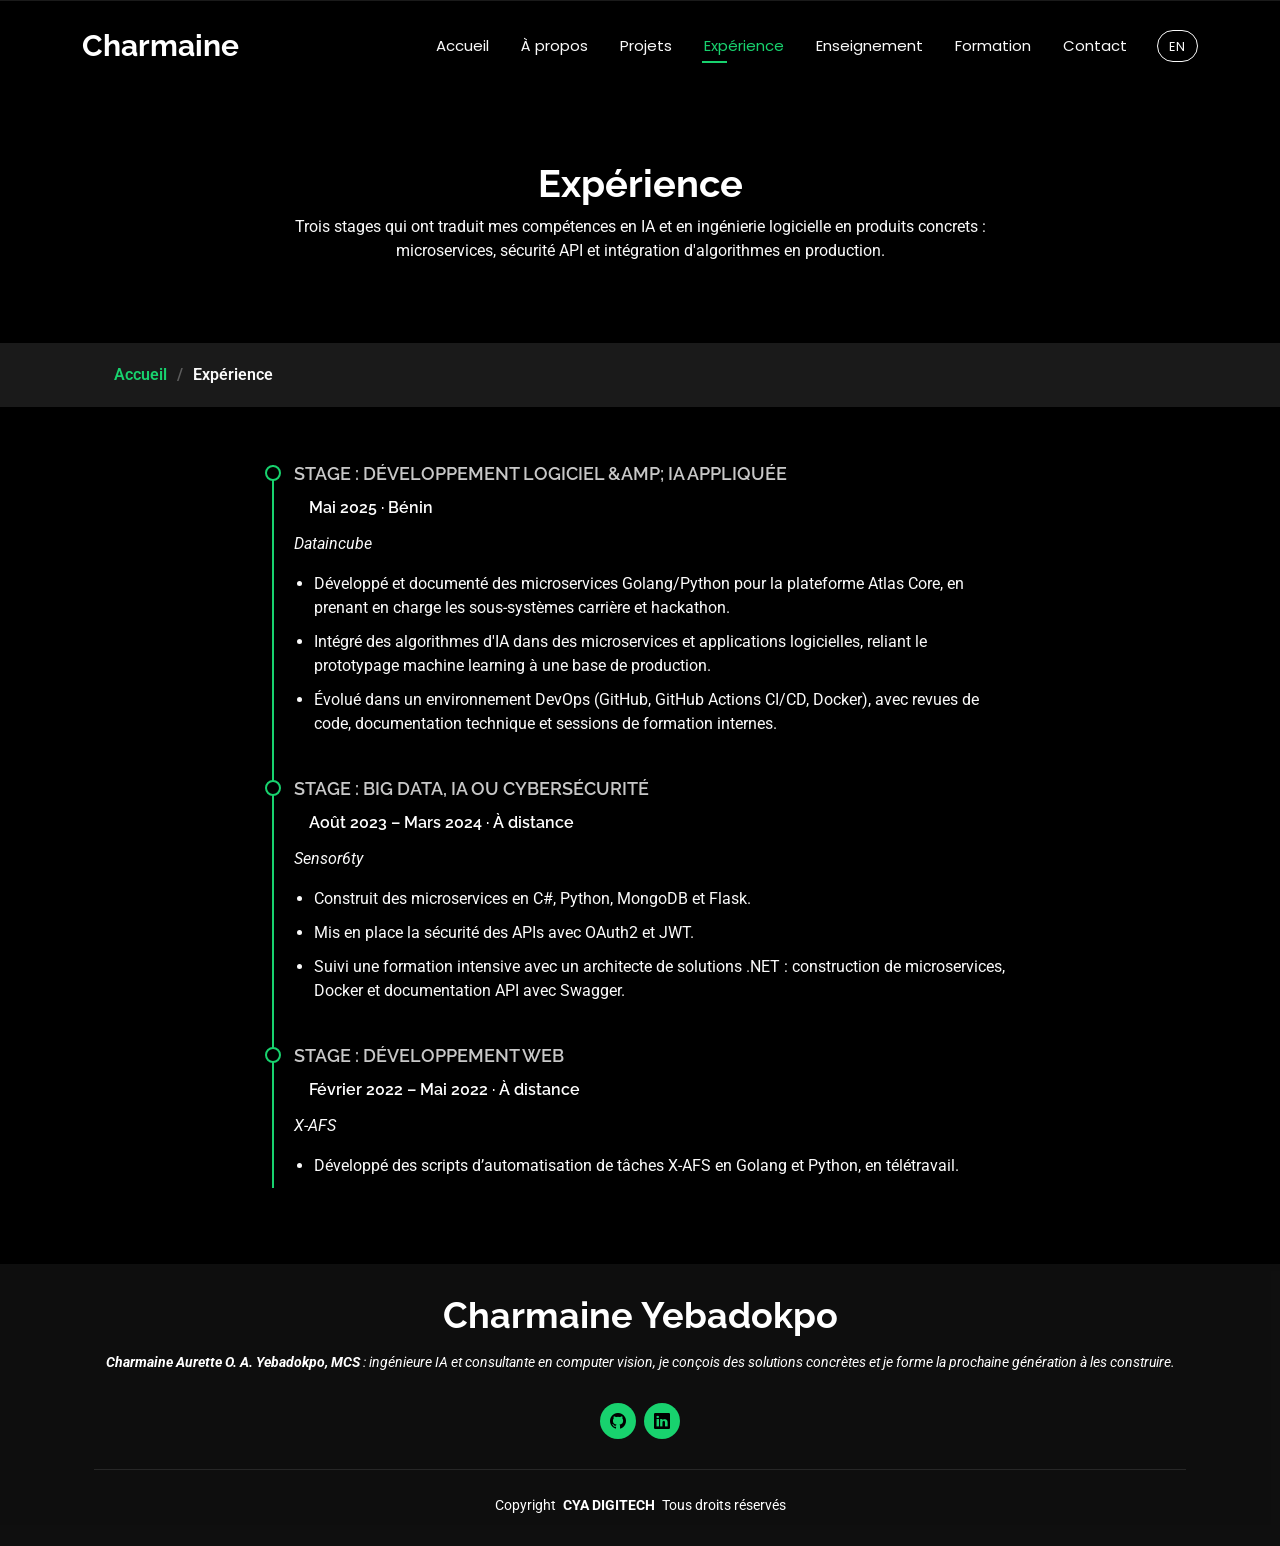
<file: experience.html>
<!DOCTYPE html>
<html lang="fr">

<head>
  <meta charset="utf-8">
  <meta content="width=device-width, initial-scale=1.0" name="viewport">
  <title data-i18n="experience.title">Expérience - Charmaine Yebadokpo</title>
  <meta name="description" content="Expérience professionnelle de Charmaine Yebadokpo : microservices Golang/Python et C#, IA appliquée, sécurité API, chez Dataincube, Sensor6ty et X-AFS." data-i18n="experience.meta">
  <meta name="keywords" content="Charmaine Yebadokpo, expérience, Dataincube, Sensor6ty, X-AFS, microservices, Golang, Python, C#, IA appliquée">

  <!-- Favicons -->
  <link href="assets/img/favicon.png" rel="icon">
  <link href="assets/img/apple-touch-icon.png" rel="apple-touch-icon">

  <!-- Fonts -->
  <link href="https://fonts.googleapis.com" rel="preconnect">
  <link href="https://fonts.gstatic.com" rel="preconnect" crossorigin>
  <link href="https://fonts.googleapis.com/css2?family=Roboto:ital,wght@0,100;0,300;0,400;0,500;0,700;0,900;1,100;1,300;1,400;1,500;1,700;1,900&family=Poppins:ital,wght@0,100;0,200;0,300;0,400;0,500;0,600;0,700;0,800;0,900;1,100;1,200;1,300;1,400;1,500;1,600;1,700;1,800;1,900&family=Raleway:ital,wght@0,100;0,200;0,300;0,400;0,500;0,600;0,700;0,800;0,900;1,100;1,200;1,300;1,400;1,500;1,600;1,700;1,800;1,900&display=swap" rel="stylesheet">

  <!-- Vendor CSS Files -->
  <link href="assets/vendor/bootstrap/css/bootstrap.min.css" rel="stylesheet">
  <link href="assets/vendor/bootstrap-icons/bootstrap-icons.css" rel="stylesheet">
  <link href="assets/vendor/aos/aos.css" rel="stylesheet">
  <link href="assets/vendor/swiper/swiper-bundle.min.css" rel="stylesheet">
  <link href="assets/vendor/glightbox/css/glightbox.min.css" rel="stylesheet">

  <!-- Main CSS File -->
  <link href="assets/css/main.css" rel="stylesheet">

  <!-- =======================================================
  * Template Name: Personal
  * Template URL: https://bootstrapmade.com/personal-free-resume-bootstrap-template/
  * Updated: Mar 05 2025 with Bootstrap v5.3.3
  * Author: BootstrapMade.com
  * License: https://bootstrapmade.com/license/
  ======================================================== -->
</head>

<body class="experience-page">

  <header id="header" class="header d-flex align-items-center fixed-top">
    <div class="container-fluid container-xl position-relative d-flex align-items-center justify-content-between">

      <a href="index.html" class="logo d-flex align-items-center">
        <h1 class="sitename">Charmaine</h1>
      </a>

      <nav id="navmenu" class="navmenu">
        <ul>
          <li><a href="index.html" data-i18n="nav.home">Accueil</a></li>
          <li><a href="about.html" data-i18n="nav.about">À propos</a></li>
          <li><a href="portfolio.html" data-i18n="nav.projects">Projets</a></li>
          <li><a href="experience.html" class="active" data-i18n="nav.experience">Expérience</a></li>
          <li><a href="teaching.html" data-i18n="nav.teaching">Enseignement</a></li>
          <li><a href="education.html" data-i18n="nav.education">Formation</a></li>
          <li><a href="contact.html" data-i18n="nav.contact">Contact</a></li>
          <li class="lang-toggle"><a href="#" id="lang-toggle" aria-label="Passer en anglais">EN</a></li>
        </ul>
        <i class="mobile-nav-toggle d-xl-none bi bi-list"></i>
      </nav>

    </div>
  </header>

  <main class="main">

    <!-- Page Title -->
    <div class="page-title" data-aos="fade">
      <div class="heading">
        <div class="container">
          <div class="row d-flex justify-content-center text-center">
            <div class="col-lg-8">
              <h1 data-i18n="experience.headingTitle">Expérience</h1>
              <p class="mb-0" data-i18n="experience.heading">Trois stages qui ont traduit mes compétences en IA et en ingénierie logicielle en produits concrets : microservices, sécurité API et intégration d'algorithmes en production.</p>
            </div>
          </div>
        </div>
      </div>
      <nav class="breadcrumbs">
        <div class="container">
          <ol>
            <li><a href="index.html" data-i18n="nav.home">Accueil</a></li>
            <li class="current" data-i18n="experience.headingTitle">Expérience</li>
          </ol>
        </div>
      </nav>
    </div><!-- End Page Title -->

    <!-- Experience Section -->
    <section id="experience" class="resume section">

      <div class="container">

        <div class="row justify-content-center">

          <div class="col-lg-8" data-aos="fade-up" data-aos-delay="100">

            <div class="resume-item">
              <h4 data-i18n="experience.item1.title">Stage : Développement logiciel &amp; IA appliquée</h4>
              <h5 data-i18n="experience.item1.date">Mai 2025 · Bénin</h5>
              <p><em>Dataincube</em></p>
              <ul>
                <li data-i18n="experience.item1.l1">Développé et documenté des microservices Golang/Python pour la plateforme Atlas Core, en prenant en charge les sous-systèmes carrière et hackathon.</li>
                <li data-i18n="experience.item1.l2">Intégré des algorithmes d'IA dans des microservices et applications logicielles, reliant le prototypage machine learning à une base de production.</li>
                <li data-i18n="experience.item1.l3">Évolué dans un environnement DevOps (GitHub, GitHub Actions CI/CD, Docker), avec revues de code, documentation technique et sessions de formation internes.</li>
              </ul>
            </div><!-- End Resume Item -->

            <div class="resume-item">
              <h4 data-i18n="experience.item2.title">Stage : Big Data, IA ou Cybersécurité</h4>
              <h5 data-i18n="experience.item2.date">Août 2023 – Mars 2024 · À distance</h5>
              <p><em>Sensor6ty</em></p>
              <ul>
                <li data-i18n="experience.item2.l1">Construit des microservices en C#, Python, MongoDB et Flask.</li>
                <li data-i18n="experience.item2.l2">Mis en place la sécurité des APIs avec OAuth2 et JWT.</li>
                <li data-i18n="experience.item2.l3">Suivi une formation intensive avec un architecte de solutions .NET : construction de microservices, Docker et documentation API avec Swagger.</li>
              </ul>
            </div><!-- End Resume Item -->

            <div class="resume-item">
              <h4 data-i18n="experience.item3.title">Stage : Développement web</h4>
              <h5 data-i18n="experience.item3.date">Février 2022 – Mai 2022 · À distance</h5>
              <p><em>X-AFS</em></p>
              <ul>
                <li data-i18n="experience.item3.l1">Développé des scripts d'automatisation de tâches X-AFS en Golang et Python, en télétravail.</li>
              </ul>
            </div><!-- End Resume Item -->

          </div>

        </div>

      </div>

    </section><!-- /Experience Section -->

  </main>

  <footer id="footer" class="footer dark-background">
    <div class="container">
      <h3 class="sitename">Charmaine Yebadokpo</h3>
      <p><strong>Charmaine Aurette O. A. Yebadokpo, MCS</strong><span data-i18n="footer.bio"></span></p>
      <div class="social-links d-flex justify-content-center">
        <a href="https://github.com/aurette2" target="_blank"><i class="bi bi-github"></i></a>
        <a href="https://www.linkedin.com/in/charmaine-a-yebadokpo-586aba1b2/" target="_blank"><i class="bi bi-linkedin"></i></a>
      </div>
      <div class="container">
        <div class="copyright">
          <span data-i18n="footer.copyright">Copyright</span> <strong class="px-1 sitename">CYA DIGITECH</strong> <span data-i18n="footer.rights">All Rights Reserved</span>
        </div>
      </div>
    </div>
  </footer>

  <!-- Scroll Top -->
  <a href="#" id="scroll-top" class="scroll-top d-flex align-items-center justify-content-center"><i class="bi bi-arrow-up-short"></i></a>

  <!-- Preloader -->
  <div id="preloader"></div>

  <!-- Vendor JS Files -->
  <script src="assets/vendor/bootstrap/js/bootstrap.bundle.min.js"></script>
  <script src="assets/vendor/php-email-form/validate.js"></script>
  <script src="assets/vendor/aos/aos.js"></script>
  <script src="assets/vendor/typed.js/typed.umd.js"></script>
  <script src="assets/vendor/purecounter/purecounter_vanilla.js"></script>
  <script src="assets/vendor/waypoints/noframework.waypoints.js"></script>
  <script src="assets/vendor/swiper/swiper-bundle.min.js"></script>
  <script src="assets/vendor/glightbox/js/glightbox.min.js"></script>
  <script src="assets/vendor/imagesloaded/imagesloaded.pkgd.min.js"></script>
  <script src="assets/vendor/isotope-layout/isotope.pkgd.min.js"></script>

  <!-- i18n -->
  <script src="assets/js/i18n.js"></script>

  <!-- Main JS File -->
  <script src="assets/js/main.js"></script>

</body>

</html>
</file>
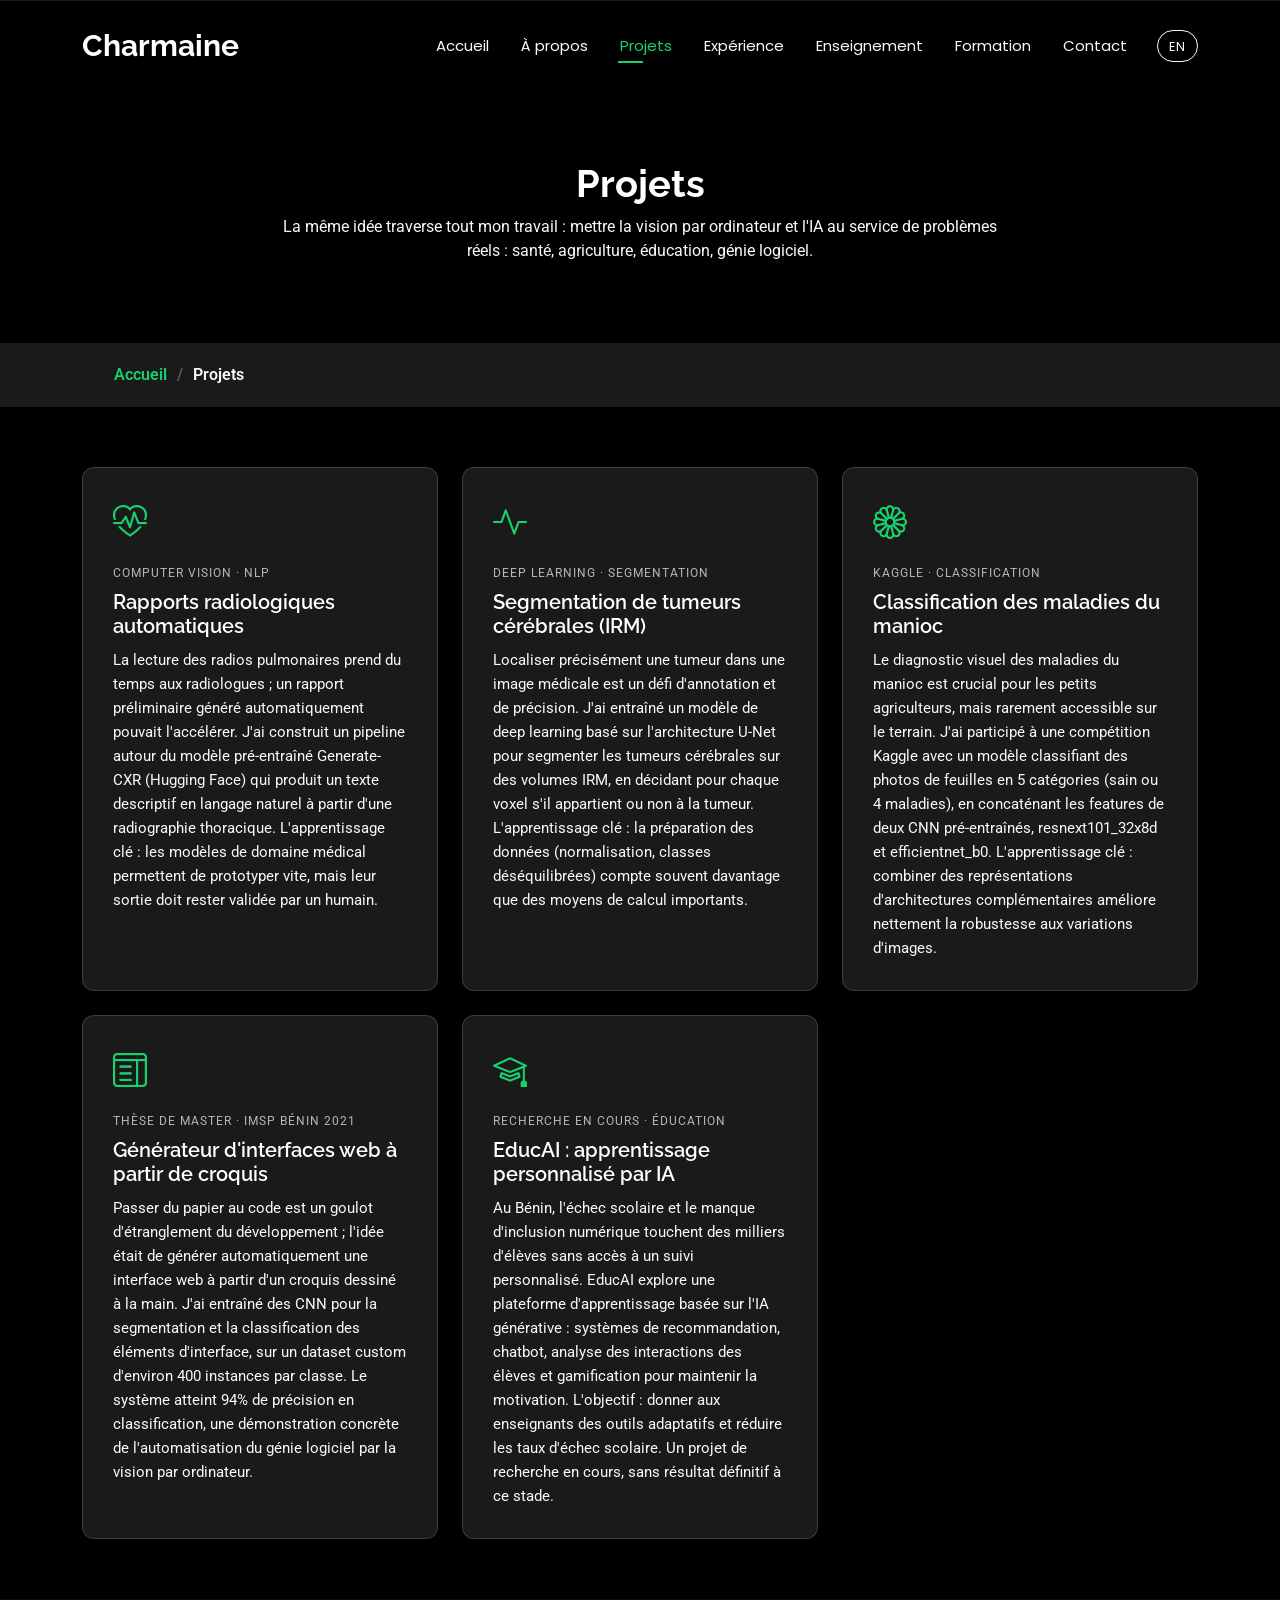
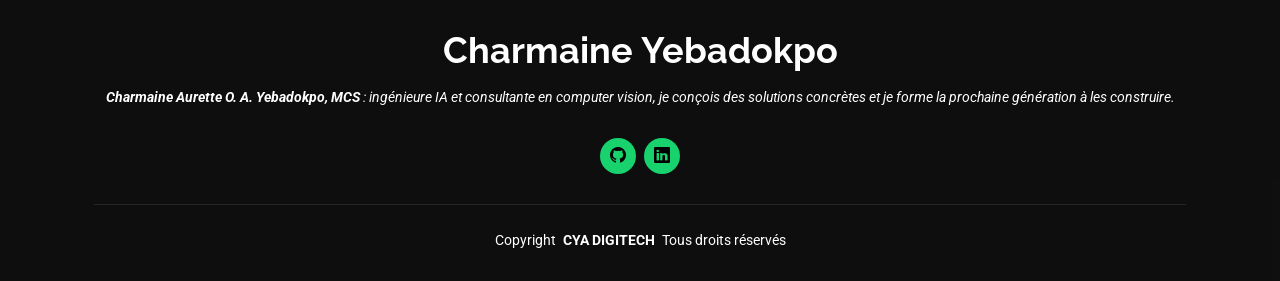
<file: portfolio.html>
<!DOCTYPE html>
<html lang="fr">

<head>
  <meta charset="utf-8">
  <meta content="width=device-width, initial-scale=1.0" name="viewport">
  <title data-i18n="portfolio.title">Projets - Charmaine Yebadokpo</title>
  <meta name="description" content="Projets de computer vision : génération de rapports radiologiques, segmentation de tumeurs cérébrales (U-Net), classification de maladies de plantes, génération d'interfaces à partir de croquis, et EducAI." data-i18n="portfolio.meta">
  <meta name="keywords" content="Charmaine Yebadokpo, computer vision, U-Net, segmentation IRM, Kaggle, EducAI, machine learning, projets IA">

  <!-- Favicons -->
  <link href="assets/img/favicon.png" rel="icon">
  <link href="assets/img/apple-touch-icon.png" rel="apple-touch-icon">

  <!-- Fonts -->
  <link href="https://fonts.googleapis.com" rel="preconnect">
  <link href="https://fonts.gstatic.com" rel="preconnect" crossorigin>
  <link href="https://fonts.googleapis.com/css2?family=Roboto:ital,wght@0,100;0,300;0,400;0,500;0,700;0,900;1,100;1,300;1,400;1,500;1,700;1,900&family=Poppins:ital,wght@0,100;0,200;0,300;0,400;0,500;0,600;0,700;0,800;0,900;1,100;1,200;1,300;1,400;1,500;1,600;1,700;1,800;1,900&family=Raleway:ital,wght@0,100;0,200;0,300;0,400;0,500;0,600;0,700;0,800;0,900;1,100;1,200;1,300;1,400;1,500;1,600;1,700;1,800;1,900&display=swap" rel="stylesheet">

  <!-- Vendor CSS Files -->
  <link href="assets/vendor/bootstrap/css/bootstrap.min.css" rel="stylesheet">
  <link href="assets/vendor/bootstrap-icons/bootstrap-icons.css" rel="stylesheet">
  <link href="assets/vendor/aos/aos.css" rel="stylesheet">
  <link href="assets/vendor/swiper/swiper-bundle.min.css" rel="stylesheet">
  <link href="assets/vendor/glightbox/css/glightbox.min.css" rel="stylesheet">

  <!-- Main CSS File -->
  <link href="assets/css/main.css" rel="stylesheet">

  <!-- =======================================================
  * Template Name: Personal
  * Template URL: https://bootstrapmade.com/personal-free-resume-bootstrap-template/
  * Updated: Mar 05 2025 with Bootstrap v5.3.3
  * Author: BootstrapMade.com
  * License: https://bootstrapmade.com/license/
  ======================================================== -->
</head>

<body class="portfolio-page">

  <header id="header" class="header d-flex align-items-center fixed-top">
    <div class="container-fluid container-xl position-relative d-flex align-items-center justify-content-between">

      <a href="index.html" class="logo d-flex align-items-center">
        <!-- Uncomment the line below if you also wish to use an image logo -->
        <!-- <img src="assets/img/logo.webp" alt=""> -->
        <h1 class="sitename">Charmaine</h1>
      </a>

      <nav id="navmenu" class="navmenu">
        <ul>
          <li><a href="index.html" data-i18n="nav.home">Accueil</a></li>
          <li><a href="about.html" data-i18n="nav.about">À propos</a></li>
          <li><a href="portfolio.html" class="active" data-i18n="nav.projects">Projets</a></li>
          <li><a href="experience.html" data-i18n="nav.experience">Expérience</a></li>
          <li><a href="teaching.html" data-i18n="nav.teaching">Enseignement</a></li>
          <li><a href="education.html" data-i18n="nav.education">Formation</a></li>
          <li><a href="contact.html" data-i18n="nav.contact">Contact</a></li>
          <li class="lang-toggle"><a href="#" id="lang-toggle" aria-label="Passer en anglais">EN</a></li>
        </ul>
        <i class="mobile-nav-toggle d-xl-none bi bi-list"></i>
      </nav>

    </div>
  </header>

  <main class="main">

    <!-- Page Title -->
    <div class="page-title" data-aos="fade">
      <div class="heading">
        <div class="container">
          <div class="row d-flex justify-content-center text-center">
            <div class="col-lg-8">
              <h1 data-i18n="portfolio.headingTitle">Projets</h1>
              <p class="mb-0" data-i18n="portfolio.heading">La même idée traverse tout mon travail : mettre la vision par ordinateur et l'IA au service de problèmes réels : santé, agriculture, éducation, génie logiciel.</p>
            </div>
          </div>
        </div>
      </div>
      <nav class="breadcrumbs">
        <div class="container">
          <ol>
            <li><a href="index.html" data-i18n="nav.home">Accueil</a></li>
            <li class="current" data-i18n="portfolio.headingTitle">Projets</li>
          </ol>
        </div>
      </nav>
    </div><!-- End Page Title -->

    <!-- Projects Section -->
    <section id="projects" class="portfolio section">

      <div class="container">

        <div class="row gy-4" data-aos="fade-up" data-aos-delay="100">

          <div class="col-lg-4 col-md-6">
            <a href="https://drive.google.com/file/d/1HFD0aHst4qicbZ-Ip_zyNuNBQF8gAUf8/view" target="_blank" rel="noopener" class="project-card">
              <div class="project-icon"><i class="bi bi-heart-pulse"></i></div>
              <div class="project-tag" data-i18n="portfolio.p1.tag">Computer Vision · NLP</div>
              <h3 data-i18n="portfolio.p1.title">Rapports radiologiques automatiques</h3>
              <p data-i18n="portfolio.p1.desc">La lecture des radios pulmonaires prend du temps aux radiologues ; un rapport préliminaire généré automatiquement pouvait l'accélérer. J'ai construit un pipeline autour du modèle pré-entraîné Generate-CXR (Hugging Face) qui produit un texte descriptif en langage naturel à partir d'une radiographie thoracique. L'apprentissage clé : les modèles de domaine médical permettent de prototyper vite, mais leur sortie doit rester validée par un humain.</p>
            </a>
          </div><!-- End Project Item -->

          <div class="col-lg-4 col-md-6">
            <a href="https://drive.google.com/file/d/1Ds3mrII9YiM1eM-DXaABJEmniiKL615b/view" target="_blank" rel="noopener" class="project-card">
              <div class="project-icon"><i class="bi bi-activity"></i></div>
              <div class="project-tag" data-i18n="portfolio.p2.tag">Deep Learning · Segmentation</div>
              <h3 data-i18n="portfolio.p2.title">Segmentation de tumeurs cérébrales (IRM)</h3>
              <p data-i18n="portfolio.p2.desc">Localiser précisément une tumeur dans une image médicale est un défi d'annotation et de précision. J'ai entraîné un modèle de deep learning basé sur l'architecture U-Net pour segmenter les tumeurs cérébrales sur des volumes IRM, en décidant pour chaque voxel s'il appartient ou non à la tumeur. L'apprentissage clé : la préparation des données (normalisation, classes déséquilibrées) compte souvent davantage que des moyens de calcul importants.</p>
            </a>
          </div><!-- End Project Item -->

          <div class="col-lg-4 col-md-6">
            <div class="project-card">
              <div class="project-icon"><i class="bi bi-flower1"></i></div>
              <div class="project-tag" data-i18n="portfolio.p3.tag">Kaggle · Classification</div>
              <h3 data-i18n="portfolio.p3.title">Classification des maladies du manioc</h3>
              <p data-i18n="portfolio.p3.desc">Le diagnostic visuel des maladies du manioc est crucial pour les petits agriculteurs, mais rarement accessible sur le terrain. J'ai participé à une compétition Kaggle avec un modèle classifiant des photos de feuilles en 5 catégories (sain ou 4 maladies), en concaténant les features de deux CNN pré-entraînés, resnext101_32x8d et efficientnet_b0. L'apprentissage clé : combiner des représentations d'architectures complémentaires améliore nettement la robustesse aux variations d'images.</p>
            </div>
          </div><!-- End Project Item -->

          <div class="col-lg-4 col-md-6">
            <a href="https://drive.google.com/file/d/1-ozfjICRdOKQKF-jN4gwy818LTocTxto/view?usp=drivesdk" target="_blank" rel="noopener" class="project-card">
              <div class="project-icon"><i class="bi bi-layout-text-window"></i></div>
              <div class="project-tag" data-i18n="portfolio.p4.tag">Thèse de Master · IMSP Bénin 2021</div>
              <h3 data-i18n="portfolio.p4.title">Générateur d'interfaces web à partir de croquis</h3>
              <p data-i18n="portfolio.p4.desc">Passer du papier au code est un goulot d'étranglement du développement ; l'idée était de générer automatiquement une interface web à partir d'un croquis dessiné à la main. J'ai entraîné des CNN pour la segmentation et la classification des éléments d'interface, sur un dataset custom d'environ 400 instances par classe. Le système atteint 94% de précision en classification, une démonstration concrète de l'automatisation du génie logiciel par la vision par ordinateur.</p>
            </a>
          </div><!-- End Project Item -->

          <div class="col-lg-4 col-md-6">
            <div class="project-card">
              <div class="project-icon"><i class="bi bi-mortarboard"></i></div>
              <div class="project-tag" data-i18n="portfolio.p5.tag">Recherche en cours · Éducation</div>
              <h3 data-i18n="portfolio.p5.title">EducAI : apprentissage personnalisé par IA</h3>
              <p data-i18n="portfolio.p5.desc">Au Bénin, l'échec scolaire et le manque d'inclusion numérique touchent des milliers d'élèves sans accès à un suivi personnalisé. EducAI explore une plateforme d'apprentissage basée sur l'IA générative : systèmes de recommandation, chatbot, analyse des interactions des élèves et gamification pour maintenir la motivation. L'objectif : donner aux enseignants des outils adaptatifs et réduire les taux d'échec scolaire. Un projet de recherche en cours, sans résultat définitif à ce stade.</p>
            </div>
          </div><!-- End Project Item -->

        </div>

      </div>

    </section><!-- /Projects Section -->

  </main>

  <footer id="footer" class="footer dark-background">
    <div class="container">
      <h3 class="sitename">Charmaine Yebadokpo</h3>
      <p><strong>Charmaine Aurette O. A. Yebadokpo, MCS</strong><span data-i18n="footer.bio"></span></p>
      <div class="social-links d-flex justify-content-center">
        <a href="https://github.com/aurette2" target="_blank"><i class="bi bi-github"></i></a>
        <a href="https://www.linkedin.com/in/charmaine-a-yebadokpo-586aba1b2/" target="_blank"><i class="bi bi-linkedin"></i></a>
      </div>
      <div class="container">
        <div class="copyright">
          <span data-i18n="footer.copyright">Copyright</span> <strong class="px-1 sitename">CYA DIGITECH</strong> <span data-i18n="footer.rights">All Rights Reserved</span>
        </div>
      </div>
    </div>
  </footer>

  <!-- Scroll Top -->
  <a href="#" id="scroll-top" class="scroll-top d-flex align-items-center justify-content-center"><i class="bi bi-arrow-up-short"></i></a>

  <!-- Preloader -->
  <div id="preloader"></div>

  <!-- Vendor JS Files -->
  <script src="assets/vendor/bootstrap/js/bootstrap.bundle.min.js"></script>
  <script src="assets/vendor/php-email-form/validate.js"></script>
  <script src="assets/vendor/aos/aos.js"></script>
  <script src="assets/vendor/typed.js/typed.umd.js"></script>
  <script src="assets/vendor/purecounter/purecounter_vanilla.js"></script>
  <script src="assets/vendor/waypoints/noframework.waypoints.js"></script>
  <script src="assets/vendor/swiper/swiper-bundle.min.js"></script>
  <script src="assets/vendor/glightbox/js/glightbox.min.js"></script>
  <script src="assets/vendor/imagesloaded/imagesloaded.pkgd.min.js"></script>
  <script src="assets/vendor/isotope-layout/isotope.pkgd.min.js"></script>

  <!-- i18n -->
  <script src="assets/js/i18n.js"></script>

  <!-- Main JS File -->
  <script src="assets/js/main.js"></script>

</body>

</html>
</file>
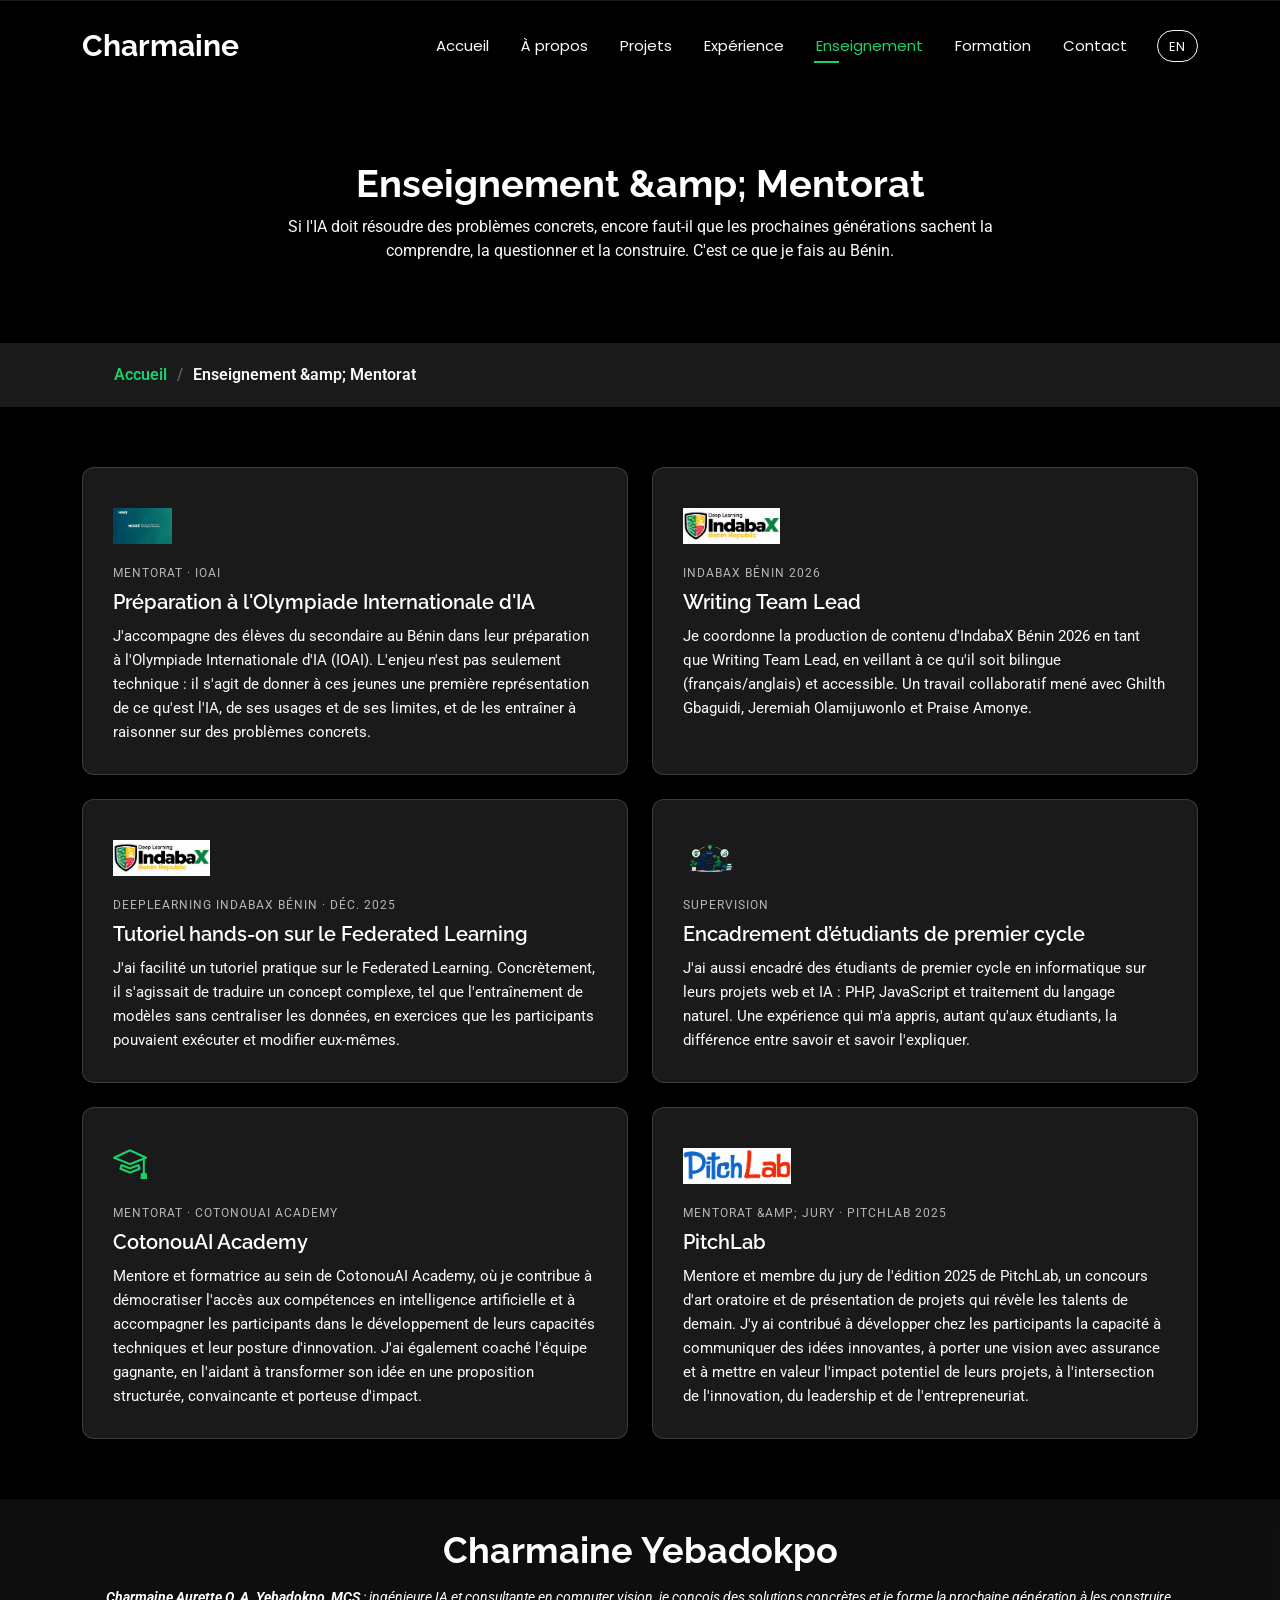
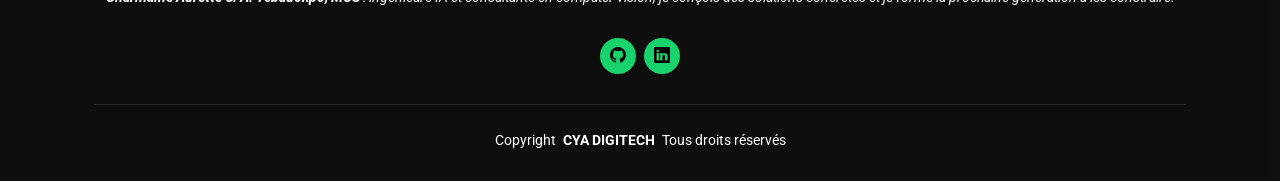
<file: teaching.html>
<!DOCTYPE html>
<html lang="fr">

<head>
  <meta charset="utf-8">
  <meta content="width=device-width, initial-scale=1.0" name="viewport">
  <title data-i18n="teaching.title">Enseignement &amp; Mentorat - Charmaine Yebadokpo</title>
  <meta name="description" content="Charmaine Yebadokpo transmet l'IA : mentorat IOAI, Writing Team Lead IndabaX Bénin, tutoriel Federated Learning et curriculum de littératie numérique pour les élèves du secondaire." data-i18n="teaching.meta">
  <meta name="keywords" content="Charmaine Yebadokpo, mentorat IA, IOAI, IndabaX Bénin, Federated Learning, éducation IA, littératie numérique">

  <!-- Favicons -->
  <link href="assets/img/favicon.png" rel="icon">
  <link href="assets/img/apple-touch-icon.png" rel="apple-touch-icon">

  <!-- Fonts -->
  <link href="https://fonts.googleapis.com" rel="preconnect">
  <link href="https://fonts.gstatic.com" rel="preconnect" crossorigin>
  <link href="https://fonts.googleapis.com/css2?family=Roboto:ital,wght@0,100;0,300;0,400;0,500;0,700;0,900;1,100;1,300;1,400;1,500;1,700;1,900&family=Poppins:ital,wght@0,100;0,200;0,300;0,400;0,500;0,600;0,700;0,800;0,900;1,100;1,200;1,300;1,400;1,500;1,600;1,700;1,800;1,900&family=Raleway:ital,wght@0,100;0,200;0,300;0,400;0,500;0,600;0,700;0,800;0,900;1,100;1,200;1,300;1,400;1,500;1,600;1,700;1,800;1,900&display=swap" rel="stylesheet">

  <!-- Vendor CSS Files -->
  <link href="assets/vendor/bootstrap/css/bootstrap.min.css" rel="stylesheet">
  <link href="assets/vendor/bootstrap-icons/bootstrap-icons.css" rel="stylesheet">
  <link href="assets/vendor/aos/aos.css" rel="stylesheet">
  <link href="assets/vendor/swiper/swiper-bundle.min.css" rel="stylesheet">
  <link href="assets/vendor/glightbox/css/glightbox.min.css" rel="stylesheet">

  <!-- Main CSS File -->
  <link href="assets/css/main.css" rel="stylesheet">

  <!-- =======================================================
  * Template Name: Personal
  * Template URL: https://bootstrapmade.com/personal-free-resume-bootstrap-template/
  * Updated: Mar 05 2025 with Bootstrap v5.3.3
  * Author: BootstrapMade.com
  * License: https://bootstrapmade.com/license/
  ======================================================== -->
</head>

<body class="teaching-page">

  <header id="header" class="header d-flex align-items-center fixed-top">
    <div class="container-fluid container-xl position-relative d-flex align-items-center justify-content-between">

      <a href="index.html" class="logo d-flex align-items-center">
        <h1 class="sitename">Charmaine</h1>
      </a>

      <nav id="navmenu" class="navmenu">
        <ul>
          <li><a href="index.html" data-i18n="nav.home">Accueil</a></li>
          <li><a href="about.html" data-i18n="nav.about">À propos</a></li>
          <li><a href="portfolio.html" data-i18n="nav.projects">Projets</a></li>
          <li><a href="experience.html" data-i18n="nav.experience">Expérience</a></li>
          <li><a href="teaching.html" class="active" data-i18n="nav.teaching">Enseignement</a></li>
          <li><a href="education.html" data-i18n="nav.education">Formation</a></li>
          <li><a href="contact.html" data-i18n="nav.contact">Contact</a></li>
          <li class="lang-toggle"><a href="#" id="lang-toggle" aria-label="Passer en anglais">EN</a></li>
        </ul>
        <i class="mobile-nav-toggle d-xl-none bi bi-list"></i>
      </nav>

    </div>
  </header>

  <main class="main">

    <!-- Page Title -->
    <div class="page-title" data-aos="fade">
      <div class="heading">
        <div class="container">
          <div class="row d-flex justify-content-center text-center">
            <div class="col-lg-8">
              <h1 data-i18n="teaching.headingTitle">Enseignement &amp; Mentorat</h1>
              <p class="mb-0" data-i18n="teaching.heading">Si l'IA doit résoudre des problèmes concrets, encore faut-il que les prochaines générations sachent la comprendre, la questionner et la construire. C'est ce que je fais au Bénin.</p>
            </div>
          </div>
        </div>
      </div>
      <nav class="breadcrumbs">
        <div class="container">
          <ol>
            <li><a href="index.html" data-i18n="nav.home">Accueil</a></li>
            <li class="current" data-i18n="teaching.headingTitle">Enseignement &amp; Mentorat</li>
          </ol>
        </div>
      </nav>
    </div><!-- End Page Title -->

    <!-- Teaching Section -->
    <section id="teaching" class="teaching section">

      <div class="container">

        <div class="row gy-4" data-aos="fade-up" data-aos-delay="100">

          <div class="col-lg-6">
            <div class="project-card">
              <div class="project-icon"><img src="assets/img/NOAI.jpg" alt="IOAI" class="project-img"></div>
              <div class="project-tag" data-i18n="teaching.t1.tag">Mentorat · IOAI</div>
              <h3 data-i18n="teaching.t1.title">Préparation à l'Olympiade Internationale d'IA</h3>
              <p data-i18n="teaching.t1.desc">J'accompagne des élèves du secondaire au Bénin dans leur préparation à l'Olympiade Internationale d'IA (IOAI). L'enjeu n'est pas seulement technique : il s'agit de donner à ces jeunes une première représentation de ce qu'est l'IA, de ses usages et de ses limites, et de les entraîner à raisonner sur des problèmes concrets.</p>
            </div>
          </div><!-- End Teaching Item -->

          <div class="col-lg-6">
            <div class="project-card">
              <div class="project-icon"><img src="assets/img/Indaba%20x%20B%C3%A9nin%20.jpg" alt="IndabaX Bénin" class="project-img"></div>
              <div class="project-tag" data-i18n="teaching.t2.tag">IndabaX Bénin 2026</div>
              <h3 data-i18n="teaching.t2.title">Writing Team Lead</h3>
              <p data-i18n="teaching.t2.desc">Je coordonne la production de contenu d'IndabaX Bénin 2026 en tant que Writing Team Lead, en veillant à ce qu'il soit bilingue (français/anglais) et accessible. Un travail collaboratif mené avec Ghilth Gbaguidi, Jeremiah Olamijuwonlo et Praise Amonye.</p>
            </div>
          </div><!-- End Teaching Item -->

          <div class="col-lg-6">
            <div class="project-card">
              <div class="project-icon"><img src="assets/img/Indaba%20x%20B%C3%A9nin%20.jpg" alt="IndabaX Bénin" class="project-img"></div>
              <div class="project-tag" data-i18n="teaching.t3.tag">DeepLearning IndabaX Bénin · Déc. 2025</div>
              <h3 data-i18n="teaching.t3.title">Tutoriel hands-on sur le Federated Learning</h3>
              <p data-i18n="teaching.t3.desc">J'ai facilité un tutoriel pratique sur le Federated Learning. Concrètement, il s'agissait de traduire un concept complexe, tel que l'entraînement de modèles sans centraliser les données, en exercices que les participants pouvaient exécuter et modifier eux-mêmes.</p>
            </div>
          </div><!-- End Teaching Item -->

          <div class="col-lg-6">
            <div class="project-card">
              <div class="project-icon"><img src="assets/img/mentorat.png" alt="Mentorat" class="project-img"></div>
              <div class="project-tag" data-i18n="teaching.t4.tag">Supervision</div>
              <h3 data-i18n="teaching.t4.title">Encadrement d'étudiants de premier cycle</h3>
              <p data-i18n="teaching.t4.desc">J'ai aussi encadré des étudiants de premier cycle en informatique sur leurs projets web et IA : PHP, JavaScript et traitement du langage naturel. Une expérience qui m'a appris, autant qu'aux étudiants, la différence entre savoir et savoir l'expliquer.</p>
            </div>
          </div><!-- End Teaching Item -->

          <div class="col-lg-6">
            <div class="project-card">
              <div class="project-icon"><i class="bi bi-mortarboard"></i></div>
              <div class="project-tag" data-i18n="teaching.t5.tag">Mentorat · CotonouAI Academy</div>
              <h3 data-i18n="teaching.t5.title">CotonouAI Academy</h3>
              <p data-i18n="teaching.t5.desc">Mentore et formatrice au sein de CotonouAI Academy, où je contribue à démocratiser l'accès aux compétences en intelligence artificielle et à accompagner les participants dans le développement de leurs capacités techniques et leur posture d'innovation. J'ai également coaché l'équipe gagnante, en l'aidant à transformer son idée en une proposition structurée, convaincante et porteuse d'impact.</p>
            </div>
          </div><!-- End Teaching Item -->

          <div class="col-lg-6">
            <div class="project-card">
              <div class="project-icon"><img src="assets/img/cc.jpeg" alt="PitchLab" class="project-img"></div>
              <div class="project-tag" data-i18n="teaching.t6.tag">Mentorat &amp; jury · PitchLab 2025</div>
              <h3 data-i18n="teaching.t6.title">PitchLab</h3>
              <p data-i18n="teaching.t6.desc">Mentore et membre du jury de l'édition 2025 de PitchLab, un concours d'art oratoire et de présentation de projets qui révèle les talents de demain. J'y ai contribué à développer chez les participants la capacité à communiquer des idées innovantes, à porter une vision avec assurance et à mettre en valeur l'impact potentiel de leurs projets, à l'intersection de l'innovation, du leadership et de l'entrepreneuriat.</p>
            </div>
          </div><!-- End Teaching Item -->

        </div>

      </div>

    </section><!-- /Teaching Section -->

  </main>

  <footer id="footer" class="footer dark-background">
    <div class="container">
      <h3 class="sitename">Charmaine Yebadokpo</h3>
      <p><strong>Charmaine Aurette O. A. Yebadokpo, MCS</strong><span data-i18n="footer.bio"></span></p>
      <div class="social-links d-flex justify-content-center">
        <a href="https://github.com/aurette2" target="_blank"><i class="bi bi-github"></i></a>
        <a href="https://www.linkedin.com/in/charmaine-a-yebadokpo-586aba1b2/" target="_blank"><i class="bi bi-linkedin"></i></a>
      </div>
      <div class="container">
        <div class="copyright">
          <span data-i18n="footer.copyright">Copyright</span> <strong class="px-1 sitename">CYA DIGITECH</strong> <span data-i18n="footer.rights">All Rights Reserved</span>
        </div>
      </div>
    </div>
  </footer>

  <!-- Scroll Top -->
  <a href="#" id="scroll-top" class="scroll-top d-flex align-items-center justify-content-center"><i class="bi bi-arrow-up-short"></i></a>

  <!-- Preloader -->
  <div id="preloader"></div>

  <!-- Vendor JS Files -->
  <script src="assets/vendor/bootstrap/js/bootstrap.bundle.min.js"></script>
  <script src="assets/vendor/php-email-form/validate.js"></script>
  <script src="assets/vendor/aos/aos.js"></script>
  <script src="assets/vendor/typed.js/typed.umd.js"></script>
  <script src="assets/vendor/purecounter/purecounter_vanilla.js"></script>
  <script src="assets/vendor/waypoints/noframework.waypoints.js"></script>
  <script src="assets/vendor/swiper/swiper-bundle.min.js"></script>
  <script src="assets/vendor/glightbox/js/glightbox.min.js"></script>
  <script src="assets/vendor/imagesloaded/imagesloaded.pkgd.min.js"></script>
  <script src="assets/vendor/isotope-layout/isotope.pkgd.min.js"></script>

  <!-- i18n -->
  <script src="assets/js/i18n.js"></script>

  <!-- Main JS File -->
  <script src="assets/js/main.js"></script>

</body>

</html>
</file>
<file: assets/css/main.css>
/**
* Template Name: Personal
* Template URL: https://bootstrapmade.com/personal-free-resume-bootstrap-template/
* Updated: Mar 05 2025 with Bootstrap v5.3.3
* Author: BootstrapMade.com
* License: https://bootstrapmade.com/license/
*/

/*--------------------------------------------------------------
# Font & Color Variables
# Help: https://bootstrapmade.com/color-system/
--------------------------------------------------------------*/
/* Fonts */
:root {
  --default-font: "Roboto",  system-ui, -apple-system, "Segoe UI", Roboto, "Helvetica Neue", Arial, "Noto Sans", "Liberation Sans", sans-serif, "Apple Color Emoji", "Segoe UI Emoji", "Segoe UI Symbol", "Noto Color Emoji";
  --heading-font: "Raleway",  sans-serif;
  --nav-font: "Poppins",  sans-serif;
}

/* Global Colors - The following color variables are used throughout the website. Updating them here will change the color scheme of the entire website */
:root { 
  --background-color: #000000; /* Background color for the entire website, including individual sections */
  --default-color: #fafafa; /* Default color used for the majority of the text content across the entire website */
  --heading-color: #ffffff; /* Color for headings, subheadings and title throughout the website */
  --accent-color: #18d26e; /* Accent color that represents your brand on the website. It's used for buttons, links, and other elements that need to stand out */
  --surface-color: #1a1a1a; /* The surface color is used as a background of boxed elements within sections, such as cards, icon boxes, or other elements that require a visual separation from the global background. */
  --contrast-color: #000000; /* Contrast color for text, ensuring readability against backgrounds of accent, heading, or default colors. */
}

/* Nav Menu Colors - The following color variables are used specifically for the navigation menu. They are separate from the global colors to allow for more customization options */
:root {
  --nav-color: #fafafa;  /* The default color of the main navmenu links */
  --nav-hover-color: #18d26e; /* Applied to main navmenu links when they are hovered over or active */
  --nav-mobile-background-color: #1a1a1a; /* Used as the background color for mobile navigation menu */
  --nav-dropdown-background-color: #1a1a1a; /* Used as the background color for dropdown items that appear when hovering over primary navigation items */
  --nav-dropdown-color: #fafafa; /* Used for navigation links of the dropdown items in the navigation menu. */
  --nav-dropdown-hover-color: #18d26e; /* Similar to --nav-hover-color, this color is applied to dropdown navigation links when they are hovered over. */
}

/* Color Presets - These classes override global colors when applied to any section or element, providing reuse of the sam color scheme. */

.light-background {
  --background-color: #1a1a1a;
  --surface-color: #343434;
}

.dark-background {
  --background-color: rgba(15, 15, 15, 0.975);
  --default-color: #ffffff;
  --heading-color: #ffffff;
  --surface-color: #292929f9;
  --contrast-color: #000000;
}

/* Smooth scroll */
:root {
  scroll-behavior: smooth;
}

/*--------------------------------------------------------------
# General Styling & Shared Classes
--------------------------------------------------------------*/
body {
  color: var(--default-color);
  background-color: var(--background-color);
  font-family: var(--default-font);
}

a {
  color: var(--accent-color);
  text-decoration: none;
  transition: 0.3s;
}

a:hover {
  color: color-mix(in srgb, var(--accent-color), transparent 25%);
  text-decoration: none;
}

h1,
h2,
h3,
h4,
h5,
h6 {
  color: var(--heading-color);
  font-family: var(--heading-font);
}

/* PHP Email Form Messages
------------------------------*/
.php-email-form .error-message {
  display: none;
  background: #df1529;
  color: #ffffff;
  text-align: left;
  padding: 15px;
  margin-bottom: 24px;
  font-weight: 600;
}

.php-email-form .sent-message {
  display: none;
  color: #ffffff;
  background: #059652;
  text-align: center;
  padding: 15px;
  margin-bottom: 24px;
  font-weight: 600;
}

.php-email-form .loading {
  display: none;
  background: var(--surface-color);
  text-align: center;
  padding: 15px;
  margin-bottom: 24px;
}

.php-email-form .loading:before {
  content: "";
  display: inline-block;
  border-radius: 50%;
  width: 24px;
  height: 24px;
  margin: 0 10px -6px 0;
  border: 3px solid var(--accent-color);
  border-top-color: var(--surface-color);
  animation: php-email-form-loading 1s linear infinite;
}

@keyframes php-email-form-loading {
  0% {
    transform: rotate(0deg);
  }

  100% {
    transform: rotate(360deg);
  }
}

/*--------------------------------------------------------------
# Global Header
--------------------------------------------------------------*/
.header {
  --background-color: rgba(0, 0, 0, 0);
  color: var(--default-color);
  background-color: var(--background-color);
  padding: 15px 0;
  transition: all 0.5s;
  z-index: 997;
}

.header .logo {
  line-height: 1;
}

.header .logo img {
  max-height: 32px;
  margin-right: 8px;
}

.header .logo h1 {
  font-size: 30px;
  margin: 0;
  font-weight: 700;
  color: var(--heading-color);
}

.scrolled .header {
  box-shadow: 0px 0 18px rgba(0, 0, 0, 0.1);
}

/* Global Header on Scroll
------------------------------*/
.scrolled .header {
  --background-color: rgba(0, 0, 0, 0.8);
}

/*--------------------------------------------------------------
# Navigation Menu
--------------------------------------------------------------*/
/* Desktop Navigation */
@media (min-width: 1200px) {
  .navmenu {
    padding: 0;
  }

  .navmenu ul {
    margin: 0;
    padding: 0;
    display: flex;
    list-style: none;
    align-items: center;
  }

  .navmenu li {
    position: relative;
  }

  .navmenu>ul>li {
    white-space: nowrap;
    padding: 15px 14px;
  }

  .navmenu>ul>li:last-child {
    padding-right: 0;
  }

  .navmenu a,
  .navmenu a:focus {
    color: var(--nav-color);
    font-size: 15px;
    padding: 0 2px;
    font-family: var(--nav-font);
    font-weight: 400;
    display: flex;
    align-items: center;
    justify-content: space-between;
    white-space: nowrap;
    transition: 0.3s;
    position: relative;
  }

  .navmenu a i,
  .navmenu a:focus i {
    font-size: 12px;
    line-height: 0;
    margin-left: 5px;
    transition: 0.3s;
  }

  .navmenu>ul>li>a:before {
    content: "";
    position: absolute;
    height: 2px;
    bottom: -6px;
    left: 0;
    background-color: var(--nav-hover-color);
    visibility: hidden;
    width: 0px;
    transition: all 0.3s ease-in-out 0s;
  }

  .navmenu a:hover:before,
  .navmenu li:hover>a:before,
  .navmenu .active:before {
    visibility: visible;
    width: 25px;
  }

  .navmenu li:hover>a,
  .navmenu .active,
  .navmenu .active:focus {
    color: var(--nav-hover-color);
  }

  .navmenu .dropdown ul {
    margin: 0;
    padding: 10px 0;
    background: var(--nav-dropdown-background-color);
    display: block;
    position: absolute;
    visibility: hidden;
    left: 14px;
    top: 130%;
    opacity: 0;
    transition: 0.3s;
    border-radius: 4px;
    z-index: 99;
    box-shadow: 0px 0px 30px rgba(0, 0, 0, 0.1);
  }

  .navmenu .dropdown ul li {
    min-width: 200px;
  }

  .navmenu .dropdown ul a {
    padding: 10px 20px;
    font-size: 15px;
    text-transform: none;
    color: var(--nav-dropdown-color);
  }

  .navmenu .dropdown ul a i {
    font-size: 12px;
  }

  .navmenu .dropdown ul a:hover,
  .navmenu .dropdown ul .active:hover,
  .navmenu .dropdown ul li:hover>a {
    color: var(--nav-dropdown-hover-color);
  }

  .navmenu .dropdown:hover>ul {
    opacity: 1;
    top: 100%;
    visibility: visible;
  }

  .navmenu .dropdown .dropdown ul {
    top: 0;
    left: -90%;
    visibility: hidden;
  }

  .navmenu .dropdown .dropdown:hover>ul {
    opacity: 1;
    top: 0;
    left: -100%;
    visibility: visible;
  }
}

/* Mobile Navigation */
@media (max-width: 1199px) {
  .mobile-nav-toggle {
    color: var(--nav-color);
    font-size: 28px;
    line-height: 0;
    margin-right: 10px;
    cursor: pointer;
    transition: color 0.3s;
  }

  .navmenu {
    padding: 0;
    z-index: 9997;
  }

  .navmenu ul {
    display: none;
    list-style: none;
    position: absolute;
    inset: 60px 20px 20px 20px;
    padding: 10px 0;
    margin: 0;
    border-radius: 6px;
    background-color: var(--nav-mobile-background-color);
    border: 1px solid color-mix(in srgb, var(--default-color), transparent 90%);
    box-shadow: none;
    overflow-y: auto;
    transition: 0.3s;
    z-index: 9998;
  }

  .navmenu a,
  .navmenu a:focus {
    color: var(--nav-dropdown-color);
    padding: 10px 20px;
    font-family: var(--nav-font);
    font-size: 17px;
    font-weight: 500;
    display: flex;
    align-items: center;
    justify-content: space-between;
    white-space: nowrap;
    transition: 0.3s;
  }

  .navmenu a i,
  .navmenu a:focus i {
    font-size: 12px;
    line-height: 0;
    margin-left: 5px;
    width: 30px;
    height: 30px;
    display: flex;
    align-items: center;
    justify-content: center;
    border-radius: 50%;
    transition: 0.3s;
    background-color: color-mix(in srgb, var(--accent-color), transparent 90%);
  }

  .navmenu a i:hover,
  .navmenu a:focus i:hover {
    background-color: var(--accent-color);
    color: var(--contrast-color);
  }

  .navmenu a:hover,
  .navmenu .active,
  .navmenu .active:focus {
    color: var(--nav-dropdown-hover-color);
  }

  .navmenu .active i,
  .navmenu .active:focus i {
    background-color: var(--accent-color);
    color: var(--contrast-color);
    transform: rotate(180deg);
  }

  .navmenu .dropdown ul {
    position: static;
    display: none;
    z-index: 99;
    padding: 10px 0;
    margin: 10px 20px;
    background-color: var(--nav-dropdown-background-color);
    transition: all 0.5s ease-in-out;
  }

  .navmenu .dropdown ul ul {
    background-color: rgba(33, 37, 41, 0.1);
  }

  .navmenu .dropdown>.dropdown-active {
    display: block;
    background-color: rgba(33, 37, 41, 0.03);
  }

  .mobile-nav-active {
    overflow: hidden;
  }

  .mobile-nav-active .mobile-nav-toggle {
    color: #fff;
    position: absolute;
    font-size: 32px;
    top: 15px;
    right: 15px;
    margin-right: 0;
    z-index: 9999;
  }

  .mobile-nav-active .navmenu {
    position: fixed;
    overflow: hidden;
    inset: 0;
    background: rgba(33, 37, 41, 0.8);
    transition: 0.3s;
  }

  .mobile-nav-active .navmenu>ul {
    display: block;
  }
}

/*--------------------------------------------------------------
# Global Footer
--------------------------------------------------------------*/
.footer {
  color: var(--default-color);
  background-color: var(--background-color);
  font-size: 14px;
  text-align: center;
  padding: 30px 0;
  position: relative;
}

.footer h3 {
  font-size: 36px;
  font-weight: 700;
  position: relative;
  padding: 0;
  margin: 0 0 15px 0;
}

.footer p {
  font-size: 15;
  font-style: italic;
  padding: 0;
  margin: 0 0 30px 0;
}

.footer .social-links {
  margin: 0 0 30px 0;
}

.footer .social-links a {
  font-size: 16px;
  display: flex;
  align-items: center;
  justify-content: center;
  background: var(--accent-color);
  color: var(--contrast-color);
  line-height: 1;
  margin: 0 4px;
  border-radius: 50%;
  text-align: center;
  width: 36px;
  height: 36px;
  transition: 0.3s;
}

.footer .social-links a:hover {
  background: color-mix(in srgb, var(--accent-color), transparent 20%);
  text-decoration: none;
}

.footer .copyright {
  padding-top: 25px;
  border-top: 1px solid color-mix(in srgb, var(--default-color), transparent 90%);
}

.footer .credits {
  font-size: 13px;
  padding-top: 5px;
}

/*--------------------------------------------------------------
# Preloader
--------------------------------------------------------------*/
#preloader {
  position: fixed;
  inset: 0;
  z-index: 999999;
  overflow: hidden;
  background: var(--background-color);
  transition: all 0.6s ease-out;
}

#preloader:before {
  content: "";
  position: fixed;
  top: calc(50% - 30px);
  left: calc(50% - 30px);
  border: 6px solid #ffffff;
  border-color: var(--accent-color) transparent var(--accent-color) transparent;
  border-radius: 50%;
  width: 60px;
  height: 60px;
  animation: animate-preloader 1.5s linear infinite;
}

@keyframes animate-preloader {
  0% {
    transform: rotate(0deg);
  }

  100% {
    transform: rotate(360deg);
  }
}

/*--------------------------------------------------------------
# Scroll Top Button
--------------------------------------------------------------*/
.scroll-top {
  position: fixed;
  visibility: hidden;
  opacity: 0;
  right: 15px;
  bottom: -15px;
  z-index: 99999;
  background-color: var(--accent-color);
  width: 44px;
  height: 44px;
  border-radius: 50px;
  transition: all 0.4s;
}

.scroll-top i {
  font-size: 24px;
  color: var(--contrast-color);
  line-height: 0;
}

.scroll-top:hover {
  background-color: color-mix(in srgb, var(--accent-color), transparent 20%);
  color: var(--contrast-color);
}

.scroll-top.active {
  visibility: visible;
  opacity: 1;
  bottom: 15px;
}

/*--------------------------------------------------------------
# Disable aos animation delay on mobile devices
--------------------------------------------------------------*/
@media screen and (max-width: 768px) {
  [data-aos-delay] {
    transition-delay: 0 !important;
  }
}

/*--------------------------------------------------------------
# Global Page Titles & Breadcrumbs
--------------------------------------------------------------*/
.page-title {
  color: var(--default-color);
  background-color: var(--background-color);
  position: relative;
}

.page-title .heading {
  padding: 160px 0 80px 0;
  border-top: 1px solid color-mix(in srgb, var(--default-color), transparent 90%);
}

.page-title .heading h1 {
  font-size: 38px;
  font-weight: 700;
}

.page-title nav {
  background-color: color-mix(in srgb, var(--default-color), transparent 90%);
  padding: 20px 0;
}

.page-title nav ol {
  display: flex;
  flex-wrap: wrap;
  list-style: none;
  margin: 0;
  font-size: 16px;
  font-weight: 600;
}

.page-title nav ol li+li {
  padding-left: 10px;
}

.page-title nav ol li+li::before {
  content: "/";
  display: inline-block;
  padding-right: 10px;
  color: color-mix(in srgb, var(--default-color), transparent 70%);
}

/*--------------------------------------------------------------
# Global Sections
--------------------------------------------------------------*/
section,
.section {
  color: var(--default-color);
  background-color: var(--background-color);
  padding: 60px 0;
  scroll-margin-top: 100px;
  overflow: clip;
}

@media (max-width: 1199px) {

  section,
  .section {
    scroll-margin-top: 66px;
  }
}

/*--------------------------------------------------------------
# Global Section Titles
--------------------------------------------------------------*/
.section-title {
  padding-bottom: 60px;
  position: relative;
}

.section-title h2 {
  font-size: 14px;
  font-weight: 500;
  padding: 0;
  line-height: 1px;
  margin: 0;
  letter-spacing: 1.5px;
  text-transform: uppercase;
  color: color-mix(in srgb, var(--default-color), transparent 50%);
  position: relative;
}

.section-title h2::after {
  content: "";
  width: 120px;
  height: 1px;
  display: inline-block;
  background: var(--accent-color);
  margin: 4px 10px;
}

.section-title div {
  color: var(--heading-color);
  margin: 0;
  margin: 0;
  font-size: 28px;
  font-weight: 700;
  text-transform: uppercase;
  font-family: var(--heading-font);
}

/*--------------------------------------------------------------
# Hero Section
--------------------------------------------------------------*/
.hero {
  width: 100%;
  min-height: 100vh;
  position: relative;
  padding: 80px 0;
  display: flex;
  align-items: center;
  justify-content: center;
}

.hero img {
  position: absolute;
  inset: 0;
  display: block;
  width: 100%;
  height: 100%;
  object-fit: cover;
  z-index: 1;
}

.hero .container {
  position: relative;
  z-index: 3;
  padding-right: 5px;
}

@media (max-width: 991px) {
  .hero .container {
    padding-right: 20px;
  }
}

.hero::after {
  content: "";
  position: absolute;
  inset: 0;
  z-index: 2;
  pointer-events: none;
  background: linear-gradient(
    to right,
    color-mix(in srgb, var(--background-color), transparent 100%) 0%,
    color-mix(in srgb, var(--background-color), transparent 88%) 45%,
    color-mix(in srgb, var(--background-color), transparent 50%) 75%,
    color-mix(in srgb, var(--background-color), transparent 8%) 100%
  );
}

.hero h2,
.hero p {
  text-shadow: 0 2px 12px rgba(0, 0, 0, 0.85);
}

.hero h2 {
  margin: 0;
  font-size: 64px;
  font-weight: 700;
}

.hero p {
  margin: 5px 0 0 0;
  font-size: 26px;
}

.hero p span {
  letter-spacing: 1px;
  border-bottom: 2px solid var(--accent-color);
}

.hero .social-links {
  margin-top: 25px;
}

.hero .social-links a {
  background-color: color-mix(in srgb, var(--default-color), transparent 90%);
  color: var(--default-color);
  font-size: 14px;
  width: 40px;
  height: 40px;
  border-radius: 50px;
  display: inline-flex;
  align-items: center;
  justify-content: center;
  margin-right: 20px;
  transition: 0.3s;
}

.hero .social-links a:hover {
  background-color: var(--accent-color);
}

@media (max-width: 768px) {
  .hero h2 {
    font-size: 32px;
  }

  .hero p {
    font-size: 20px;
  }
}

/*--------------------------------------------------------------
# About Section
--------------------------------------------------------------*/
.about .content h2 {
  font-weight: 700;
  font-size: 24px;
}

.about .content ul {
  list-style: none;
  padding: 0;
}

.about .content ul li {
  margin-bottom: 20px;
  display: flex;
  align-items: center;
}

.about .content ul strong {
  margin-right: 10px;
}

.about .content ul i {
  font-size: 16px;
  margin-right: 5px;
  color: var(--accent-color);
  line-height: 0;
}

/*--------------------------------------------------------------
# Stats Section
--------------------------------------------------------------*/
.stats i {
  background-color: var(--surface-color);
  color: var(--accent-color);
  box-shadow: 0px 2px 25px rgba(0, 0, 0, 0.1);
  width: 54px;
  height: 54px;
  font-size: 24px;
  border-radius: 50px;
  border: 2px solid var(--background-color);
  display: inline-flex;
  align-items: center;
  justify-content: center;
  position: relative;
  z-index: 1;
}

.stats .stats-item {
  background-color: var(--surface-color);
  margin-top: -27px;
  padding: 30px 30px 25px 30px;
  width: 100%;
  position: relative;
  text-align: center;
  box-shadow: 0px 2px 35px rgba(0, 0, 0, 0.1);
  border-radius: 4px;
  z-index: 0;
}

.stats .stats-item span {
  font-size: 36px;
  display: block;
  font-weight: 700;
  color: color-mix(in srgb, var(--default-color), transparent 20%);
}

.stats .stats-item p {
  padding: 0;
  margin: 0;
  font-family: var(--heading-font);
  font-size: 16px;
}

/*--------------------------------------------------------------
# Skills Section
--------------------------------------------------------------*/
.skills .progress {
  height: 60px;
  display: block;
  background: none;
  border-radius: 0;
}

.skills .progress .skill {
  color: var(--heading-color);
  padding: 0;
  margin: 0 0 6px 0;
  text-transform: uppercase;
  display: block;
  font-weight: 600;
  font-family: var(--heading-font);
}

.skills .progress .skill .val {
  float: right;
  font-style: normal;
}

.skills .progress-bar-wrap {
  background: color-mix(in srgb, var(--default-color), transparent 90%);
  height: 10px;
}

.skills .progress-bar {
  width: 1px;
  height: 10px;
  transition: 0.9s;
  background-color: var(--accent-color);
}

/*--------------------------------------------------------------
# Interests Section
--------------------------------------------------------------*/
.interests .features-item {
  background-color: var(--surface-color);
  display: flex;
  align-items: center;
  padding: 20px;
  transition: 0.3s;
  border: 1px solid color-mix(in srgb, var(--default-color), transparent 90%);
  position: relative;
}

.interests .features-item i {
  font-size: 32px;
  padding-right: 10px;
  line-height: 0;
}

.interests .features-item h3 {
  font-weight: 700;
  margin: 0;
  padding: 0;
  line-height: 1;
  font-size: 16px;
}

.interests .features-item h3 a {
  color: var(--heading-color);
  transition: 0.3s;
}

.interests .features-item:hover {
  border-color: var(--accent-color);
}

.interests .features-item:hover h3 a {
  color: var(--accent-color);
}

/*--------------------------------------------------------------
# Testimonials Section
--------------------------------------------------------------*/
.testimonials .testimonials-carousel,
.testimonials .testimonials-slider {
  overflow: hidden;
}

.testimonials .testimonial-item {
  box-sizing: content-box;
  min-height: 320px;
}

.testimonials .testimonial-item .testimonial-img {
  width: 90px;
  border-radius: 50%;
  margin: -40px 0 0 40px;
  position: relative;
  z-index: 2;
  border: 6px solid var(--background-color);
}

.testimonials .testimonial-item h3 {
  font-size: 18px;
  font-weight: bold;
  margin: 10px 0 5px 45px;
}

.testimonials .testimonial-item h4 {
  font-size: 14px;
  color: color-mix(in srgb, var(--default-color), transparent 20%);
  margin: 0 0 0 45px;
}

.testimonials .testimonial-item .quote-icon-left,
.testimonials .testimonial-item .quote-icon-right {
  color: color-mix(in srgb, var(--accent-color), transparent 50%);
  font-size: 26px;
  line-height: 0;
}

.testimonials .testimonial-item .quote-icon-left {
  display: inline-block;
  left: -5px;
  position: relative;
}

.testimonials .testimonial-item .quote-icon-right {
  display: inline-block;
  right: -5px;
  position: relative;
  top: 10px;
  transform: scale(-1, -1);
}

.testimonials .testimonial-item p {
  font-style: italic;
  margin: 0 15px 0 15px;
  padding: 20px 20px 60px 20px;
  background: var(--surface-color);
  border-radius: 6px;
  position: relative;
  z-index: 1;
}

.testimonials .swiper-wrapper {
  height: auto;
}

.testimonials .swiper-pagination {
  margin-top: 20px;
  position: relative;
}

.testimonials .swiper-pagination .swiper-pagination-bullet {
  width: 12px;
  height: 12px;
  background-color: var(--background-color);
  opacity: 1;
  border: 1px solid var(--accent-color);
}

.testimonials .swiper-pagination .swiper-pagination-bullet-active {
  background-color: var(--accent-color);
}

/*--------------------------------------------------------------
# Resume Section
--------------------------------------------------------------*/
.resume .resume-title {
  color: var(--heading-color);
  font-size: 26px;
  font-weight: 700;
  margin-top: 20px;
  margin-bottom: 20px;
}

.resume .resume-item {
  padding: 0 0 20px 20px;
  margin-top: -2px;
  border-left: 2px solid var(--accent-color);
  position: relative;
}

.resume .resume-item h4 {
  line-height: 18px;
  font-size: 18px;
  font-weight: 600;
  text-transform: uppercase;
  color: color-mix(in srgb, var(--default-color), transparent 20%);
  margin-bottom: 10px;
}

.resume .resume-item h5 {
  font-size: 16px;
  padding: 5px 15px;
  display: inline-block;
  font-weight: 600;
  margin-bottom: 10px;
}

.resume .resume-item ul {
  padding-left: 20px;
}

.resume .resume-item ul li {
  padding-bottom: 10px;
}

.resume .resume-item:last-child {
  padding-bottom: 0;
}

.resume .resume-item::before {
  content: "";
  position: absolute;
  width: 16px;
  height: 16px;
  border-radius: 50px;
  left: -9px;
  top: 0;
  background: var(--background-color);
  border: 2px solid var(--accent-color);
}

/*--------------------------------------------------------------
# Services Section
--------------------------------------------------------------*/
.services .service-item {
  background-color: var(--surface-color);
  text-align: center;
  padding: 80px 20px;
  transition: all ease-in-out 0.3s;
  height: 100%;
}

.services .service-item .icon {
  margin: 0 auto;
  width: 64px;
  height: 64px;
  background: var(--accent-color);
  border-radius: 4px;
  display: flex;
  align-items: center;
  justify-content: center;
  margin-bottom: 20px;
  transition: 0.3s;
  transform-style: preserve-3d;
}

.services .service-item .icon i {
  color: var(--contrast-color);
  font-size: 28px;
  transition: ease-in-out 0.3s;
}

.services .service-item .icon::before {
  position: absolute;
  content: "";
  left: -8px;
  top: -8px;
  height: 100%;
  width: 100%;
  background: color-mix(in srgb, var(--accent-color), transparent 80%);
  border-radius: 5px;
  transition: all 0.3s ease-out 0s;
  transform: translateZ(-1px);
}

.services .service-item h3 {
  font-weight: 700;
  margin: 10px 0 15px 0;
  font-size: 22px;
}

.services .service-item p {
  line-height: 24px;
  font-size: 14px;
  margin-bottom: 0;
}

.services .service-item:hover {
  background: var(--accent-color);
  border-color: var(--accent-color);
}

.services .service-item:hover .icon {
  background: var(--surface-color);
}

.services .service-item:hover .icon i {
  color: var(--accent-color);
}

.services .service-item:hover .icon::before {
  background: color-mix(in srgb, var(--background-color), transparent 70%);
}

.services .service-item:hover h3,
.services .service-item:hover p {
  color: var(--contrast-color);
}

/*--------------------------------------------------------------
# Service Details Section
--------------------------------------------------------------*/
.service-details .services-list {
  background-color: var(--surface-color);
  padding: 10px 30px;
  border: 1px solid color-mix(in srgb, var(--default-color), transparent 90%);
  margin-bottom: 20px;
}

.service-details .services-list a {
  display: block;
  line-height: 1;
  padding: 8px 0 8px 15px;
  border-left: 3px solid color-mix(in srgb, var(--default-color), transparent 70%);
  margin: 20px 0;
  color: color-mix(in srgb, var(--default-color), transparent 20%);
  transition: 0.3s;
}

.service-details .services-list a.active {
  color: var(--heading-color);
  font-weight: 700;
  border-color: var(--accent-color);
}

.service-details .services-list a:hover {
  border-color: var(--accent-color);
}

.service-details .services-img {
  margin-bottom: 20px;
}

.service-details h3 {
  font-size: 26px;
  font-weight: 700;
}

.service-details h4 {
  font-size: 20px;
  font-weight: 700;
}

.service-details p {
  font-size: 15px;
}

.service-details ul {
  list-style: none;
  padding: 0;
  font-size: 15px;
}

.service-details ul li {
  padding: 5px 0;
  display: flex;
  align-items: center;
}

.service-details ul i {
  font-size: 20px;
  margin-right: 8px;
  color: var(--accent-color);
}

/*--------------------------------------------------------------
# Portfolio Section
--------------------------------------------------------------*/
.portfolio .portfolio-filters {
  padding: 0;
  margin: 0 auto 20px auto;
  list-style: none;
  text-align: center;
}

.portfolio .portfolio-filters li {
  cursor: pointer;
  display: inline-block;
  padding: 0;
  font-size: 18px;
  font-weight: 500;
  margin: 0 10px;
  line-height: 1;
  margin-bottom: 5px;
  transition: all 0.3s ease-in-out;
}

.portfolio .portfolio-filters li:hover,
.portfolio .portfolio-filters li.filter-active {
  color: var(--accent-color);
}

.portfolio .portfolio-filters li:first-child {
  margin-left: 0;
}

.portfolio .portfolio-filters li:last-child {
  margin-right: 0;
}

@media (max-width: 575px) {
  .portfolio .portfolio-filters li {
    font-size: 14px;
    margin: 0 5px;
  }
}

.portfolio .portfolio-content {
  position: relative;
  overflow: hidden;
}

.portfolio .portfolio-content img {
  transition: 0.3s;
}

.portfolio .portfolio-content .portfolio-info {
  opacity: 0;
  position: absolute;
  inset: 0;
  z-index: 3;
  transition: all ease-in-out 0.3s;
  background: rgba(0, 0, 0, 0.6);
  padding: 15px;
}

.portfolio .portfolio-content .portfolio-info h4 {
  font-size: 14px;
  padding: 5px 10px;
  font-weight: 400;
  color: #ffffff;
  display: inline-block;
  background-color: var(--accent-color);
}

.portfolio .portfolio-content .portfolio-info p {
  position: absolute;
  bottom: 10px;
  text-align: center;
  display: inline-block;
  left: 0;
  right: 0;
  font-size: 16px;
  font-weight: 600;
  color: rgba(255, 255, 255, 0.8);
}

.portfolio .portfolio-content .portfolio-info .preview-link,
.portfolio .portfolio-content .portfolio-info .details-link {
  position: absolute;
  left: calc(50% - 40px);
  font-size: 26px;
  top: calc(50% - 14px);
  color: #fff;
  transition: 0.3s;
  line-height: 1.2;
}

.portfolio .portfolio-content .portfolio-info .preview-link:hover,
.portfolio .portfolio-content .portfolio-info .details-link:hover {
  color: var(--accent-color);
}

.portfolio .portfolio-content .portfolio-info .details-link {
  left: 50%;
  font-size: 34px;
  line-height: 0;
}

.portfolio .portfolio-content:hover .portfolio-info {
  opacity: 1;
}

.portfolio .portfolio-content:hover img {
  transform: scale(1.1);
}

/*--------------------------------------------------------------
# Portfolio Details Section
--------------------------------------------------------------*/
.portfolio-details .portfolio-details-slider img {
  width: 100%;
}

.portfolio-details .portfolio-details-slider .swiper-pagination {
  margin-top: 20px;
  position: relative;
}

.portfolio-details .portfolio-details-slider .swiper-pagination .swiper-pagination-bullet {
  width: 12px;
  height: 12px;
  background-color: color-mix(in srgb, var(--default-color), transparent 85%);
  opacity: 1;
}

.portfolio-details .portfolio-details-slider .swiper-pagination .swiper-pagination-bullet-active {
  background-color: var(--accent-color);
}

.portfolio-details .portfolio-info {
  background-color: var(--surface-color);
  padding: 30px;
  box-shadow: 0px 0 30px rgba(0, 0, 0, 0.1);
}

.portfolio-details .portfolio-info h3 {
  font-size: 22px;
  font-weight: 700;
  margin-bottom: 20px;
  padding-bottom: 20px;
  border-bottom: 1px solid color-mix(in srgb, var(--default-color), transparent 85%);
}

.portfolio-details .portfolio-info ul {
  list-style: none;
  padding: 0;
  font-size: 15px;
}

.portfolio-details .portfolio-info ul li+li {
  margin-top: 10px;
}

.portfolio-details .portfolio-description {
  padding-top: 30px;
}

.portfolio-details .portfolio-description h2 {
  font-size: 26px;
  font-weight: 700;
  margin-bottom: 20px;
}

.portfolio-details .portfolio-description p {
  padding: 0;
  color: color-mix(in srgb, var(--default-color), transparent 30%);
}

/*--------------------------------------------------------------
# Starter Section Section
--------------------------------------------------------------*/
.starter-section {
  /* Add your styles here */
}

/*--------------------------------------------------------------
# Contact Section
--------------------------------------------------------------*/
.contact .info-item {
  box-shadow: 0px 0px 20px rgba(0, 0, 0, 0.1);
  padding: 20px 30px;
}

.contact .info-item .icon {
  color: var(--contrast-color);
  background-color: var(--accent-color);
  width: 56px;
  height: 56px;
  font-size: 24px;
  display: flex;
  justify-content: center;
  align-items: center;
  transition: all 0.3s ease-in-out;
  border-radius: 50%;
  margin-right: 15px;
}

.contact .info-item h3 {
  font-size: 18px;
  font-weight: 700;
  margin: 0 0 2px 0;
}

.contact .info-item p {
  padding: 0;
  margin-bottom: 0;
  font-size: 14px;
}

.contact .info-item .social-links a {
  font-size: 24px;
  display: inline-block;
  line-height: 1;
  margin: 4px 6px 0 0;
  transition: 0.3s;
  color: color-mix(in srgb, var(--default-color), transparent 50%);
}

.contact .info-item .social-links a:hover {
  color: var(--accent-color);
}

.contact .php-email-form {
  box-shadow: 0px 0px 20px rgba(0, 0, 0, 0.1);
  padding: 30px;
  margin-top: 30px;
}

@media (max-width: 575px) {
  .contact .php-email-form {
    padding: 20px;
  }
}

.contact .php-email-form input[type=text],
.contact .php-email-form input[type=email],
.contact .php-email-form textarea {
  color: var(--default-color);
  background-color: color-mix(in srgb, var(--background-color), transparent 50%);
  border-color: color-mix(in srgb, var(--default-color), transparent 80%);
  font-size: 14px;
  padding: 10px 15px;
  box-shadow: none;
  border-radius: 0;
}

.contact .php-email-form input[type=text]:focus,
.contact .php-email-form input[type=email]:focus,
.contact .php-email-form textarea:focus {
  border-color: var(--accent-color);
}

.contact .php-email-form input[type=text]::placeholder,
.contact .php-email-form input[type=email]::placeholder,
.contact .php-email-form textarea::placeholder {
  color: color-mix(in srgb, var(--default-color), transparent 70%);
}

.contact .php-email-form button[type=submit] {
  color: var(--contrast-color);
  background: var(--accent-color);
  border: 0;
  padding: 10px 30px;
  transition: 0.4s;
  border-radius: 50px;
}

.contact .php-email-form button[type=submit]:hover {
  background: color-mix(in srgb, var(--accent-color), transparent 20%);
}

/*--------------------------------------------------------------
# Hero CTA & Mentions
--------------------------------------------------------------*/
.hero .hero-buttons {
  margin-top: 30px;
}

.hero .btn-get-started {
  display: inline-block;
  font-weight: 500;
  font-size: 15px;
  letter-spacing: 0.5px;
  padding: 12px 32px;
  border-radius: 50px;
  margin: 5px 8px;
  transition: 0.3s;
  background-color: color-mix(in srgb, var(--accent-color), transparent 88%);
  color: var(--default-color);
  border: 2px solid color-mix(in srgb, var(--default-color), transparent 70%);
}

.hero .btn-get-started:hover {
  background-color: var(--accent-color);
  color: var(--contrast-color);
  border-color: var(--accent-color);
}

.about .mentions {
  margin-top: 40px;
  display: flex;
  flex-wrap: wrap;
  justify-content: center;
  align-items: center;
  gap: 18px;
}

.about .mentions-logo {
  height: 30px;
  width: auto;
  display: inline-block;
  opacity: 0.92;
  transition: opacity 0.3s ease;
}

.about .mentions-logo--imsp,
.about .mentions-logo--indabax {
  height: 34px;
}

.about .mentions-logo:hover {
  opacity: 1;
}

@media (max-width: 575px) {
  .about .mentions-logo {
    height: 24px;
  }

  .about .mentions-logo--imsp,
  .about .mentions-logo--indabax {
    height: 27px;
  }
}

.about .profile-photo {
  -webkit-mask-image: radial-gradient(ellipse 82% 88% at 50% 50%, #000 55%, transparent 100%);
  mask-image: radial-gradient(ellipse 82% 88% at 50% 50%, #000 55%, transparent 100%);
  border-radius: 24px;
}

/*--------------------------------------------------------------
# Project Cards
--------------------------------------------------------------*/
.project-card {
  display: block;
  color: inherit;
  text-decoration: none;
  height: 100%;
  border-radius: 12px;
  padding: 30px;
  background-color: var(--surface-color);
  border: 1px solid color-mix(in srgb, var(--default-color), transparent 85%);
  transition: 0.3s;
}

.project-card:hover {
  border-color: var(--accent-color);
}

.project-card .project-icon {
  font-size: 34px;
  color: var(--accent-color);
  margin-bottom: 15px;
}

.project-card .project-img {
  height: 36px;
  width: auto;
  max-width: 100%;
  object-fit: contain;
}

.project-card .project-tag {
  font-size: 12px;
  text-transform: uppercase;
  letter-spacing: 1px;
  color: color-mix(in srgb, var(--default-color), transparent 30%);
  margin-bottom: 8px;
}

.project-card h3 {
  font-size: 20px;
  font-weight: 600;
  margin-bottom: 10px;
}

.project-card p {
  font-size: 15px;
  line-height: 1.6;
  margin-bottom: 0;
}

/*--------------------------------------------------------------
# Info List (Education / Awards)
--------------------------------------------------------------*/
.info-block {
  height: 100%;
  border-radius: 12px;
  padding: 30px;
  background-color: var(--surface-color);
  border: 1px solid color-mix(in srgb, var(--default-color), transparent 85%);
}

.info-block h3 {
  font-size: 18px;
  font-weight: 600;
  margin-bottom: 18px;
  color: var(--accent-color);
}

.info-block ul {
  list-style: none;
  padding: 0;
  margin: 0;
}

.info-block ul li {
  padding: 0 0 16px 26px;
  position: relative;
  line-height: 1.6;
}

.info-block ul li::before {
  content: "";
  position: absolute;
  left: 5px;
  top: 8px;
  width: 8px;
  height: 8px;
  border-radius: 50%;
  background: var(--accent-color);
}

.info-block ul li strong {
  color: var(--heading-color);
  display: block;
  font-weight: 600;
}

.info-block ul li span {
  color: color-mix(in srgb, var(--default-color), transparent 20%);
  font-size: 14px;
}

.lang-toggle a {
  font-size: 0.8rem !important;
  letter-spacing: 0.08em;
  padding: 0.35rem 0.7rem !important;
  border: 1px solid var(--nav-color);
  border-radius: 50px;
  transition: color 0.3s, border-color 0.3s, background-color 0.3s;
}

.lang-toggle a:before {
  display: none !important;
}

.lang-toggle a:hover,
.lang-toggle a:focus {
  color: var(--nav-hover-color) !important;
  border-color: var(--nav-hover-color);
}

@media (max-width: 1199.98px) {
  .lang-toggle a {
    display: inline-block;
    margin-top: 6px;
    width: fit-content;
  }
}
</file>
